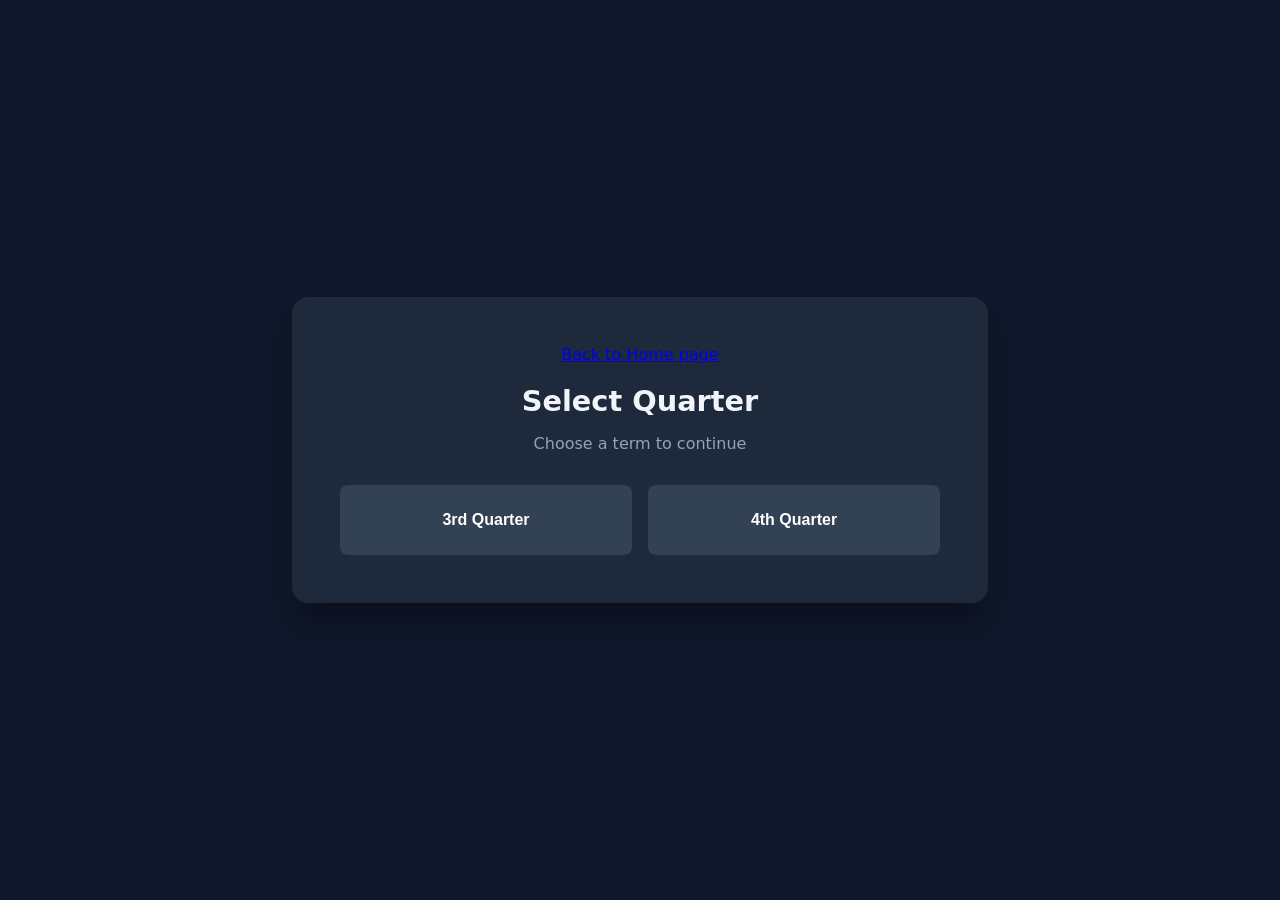
<file: index.html>
<!DOCTYPE html>
<html lang="en">
<head>
    <meta charset="UTF-8">
    <meta name="viewport" content="width=device-width, initial-scale=1.0">
    <title>Academic Portal</title>
    <link rel="stylesheet" href="style.css">
</head>
<body>

    <div class="container">
        <header>
        <div> <a href="index2.html">Back to Home page</a></div>
            <h1 id="menu-title">Select Quarter</h1>
            <p id="menu-subtitle">Choose a term to continue</p>
        </header>

        <div id="button-grid" class="grid">
            <button class="btn" onclick="showQuarter('3rd')">3rd Quarter</button>
            <button class="btn" onclick="showQuarter('4th')">4th Quarter</button>
        </div>

        <div id="back-container" class="hidden">
            <button class="btn-back" onclick="window.location.href='index.html'">← Change Quarter</button>
        </div>
    </div>

    <script>
        const grid = document.getElementById('button-grid');
        const title = document.getElementById('menu-title');
        const subtitle = document.getElementById('menu-subtitle');
        const backBtn = document.getElementById('back-container');

        function showQuarter(q) {
            title.innerText = q + " Quarter";
            subtitle.innerText = "Select a category";
            grid.innerHTML = ''; 
            backBtn.classList.remove('hidden');

            if (q === '4th') grid.classList.add('four-items');
            else grid.classList.remove('four-items');

            const options = q === '3rd' ? ['Events', 'Lessons'] : ['Lessons', 'Events', 'Noli', 'AP'];

            options.forEach(item => {
                const b = document.createElement('button');
                b.className = 'btn';
                b.innerText = item;

                b.onclick = () => {
                    if (item === 'Events') window.location.href = `events.html?q=${q}`;
                    else if (item === 'Lessons') window.location.href = `lessons.html?q=${q}`;
                    else if (item === 'AP') window.location.href = `ap.html?q=${q}`;
                    else if (item === 'Noli') window.location.href = `noli.html?q=${q}`;
                    else alert(item + " coming soon!");
                };
                grid.appendChild(b);
            });
        }

        window.onload = () => {
            const params = new URLSearchParams(window.location.search);
            const view = params.get('view');
            if (view) showQuarter(view);
        };
    </script>
</body>
</html>
</file>
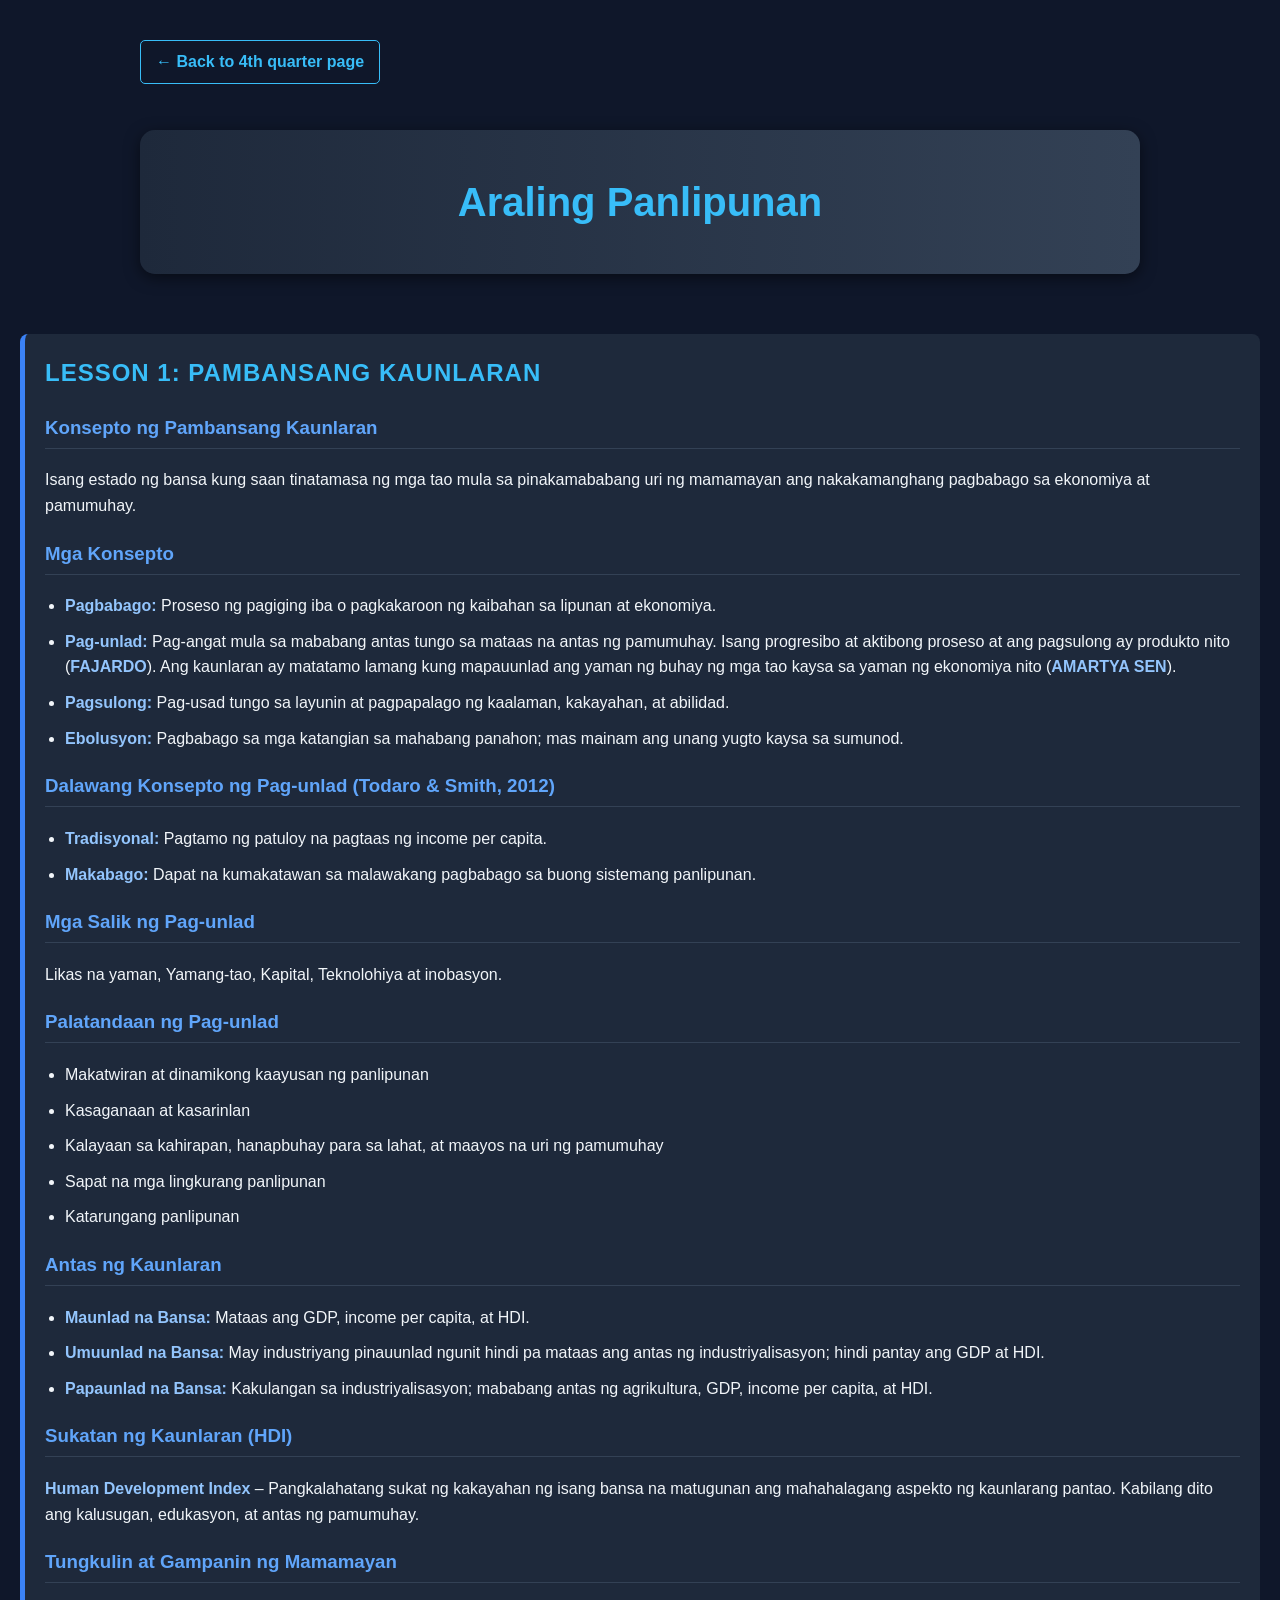
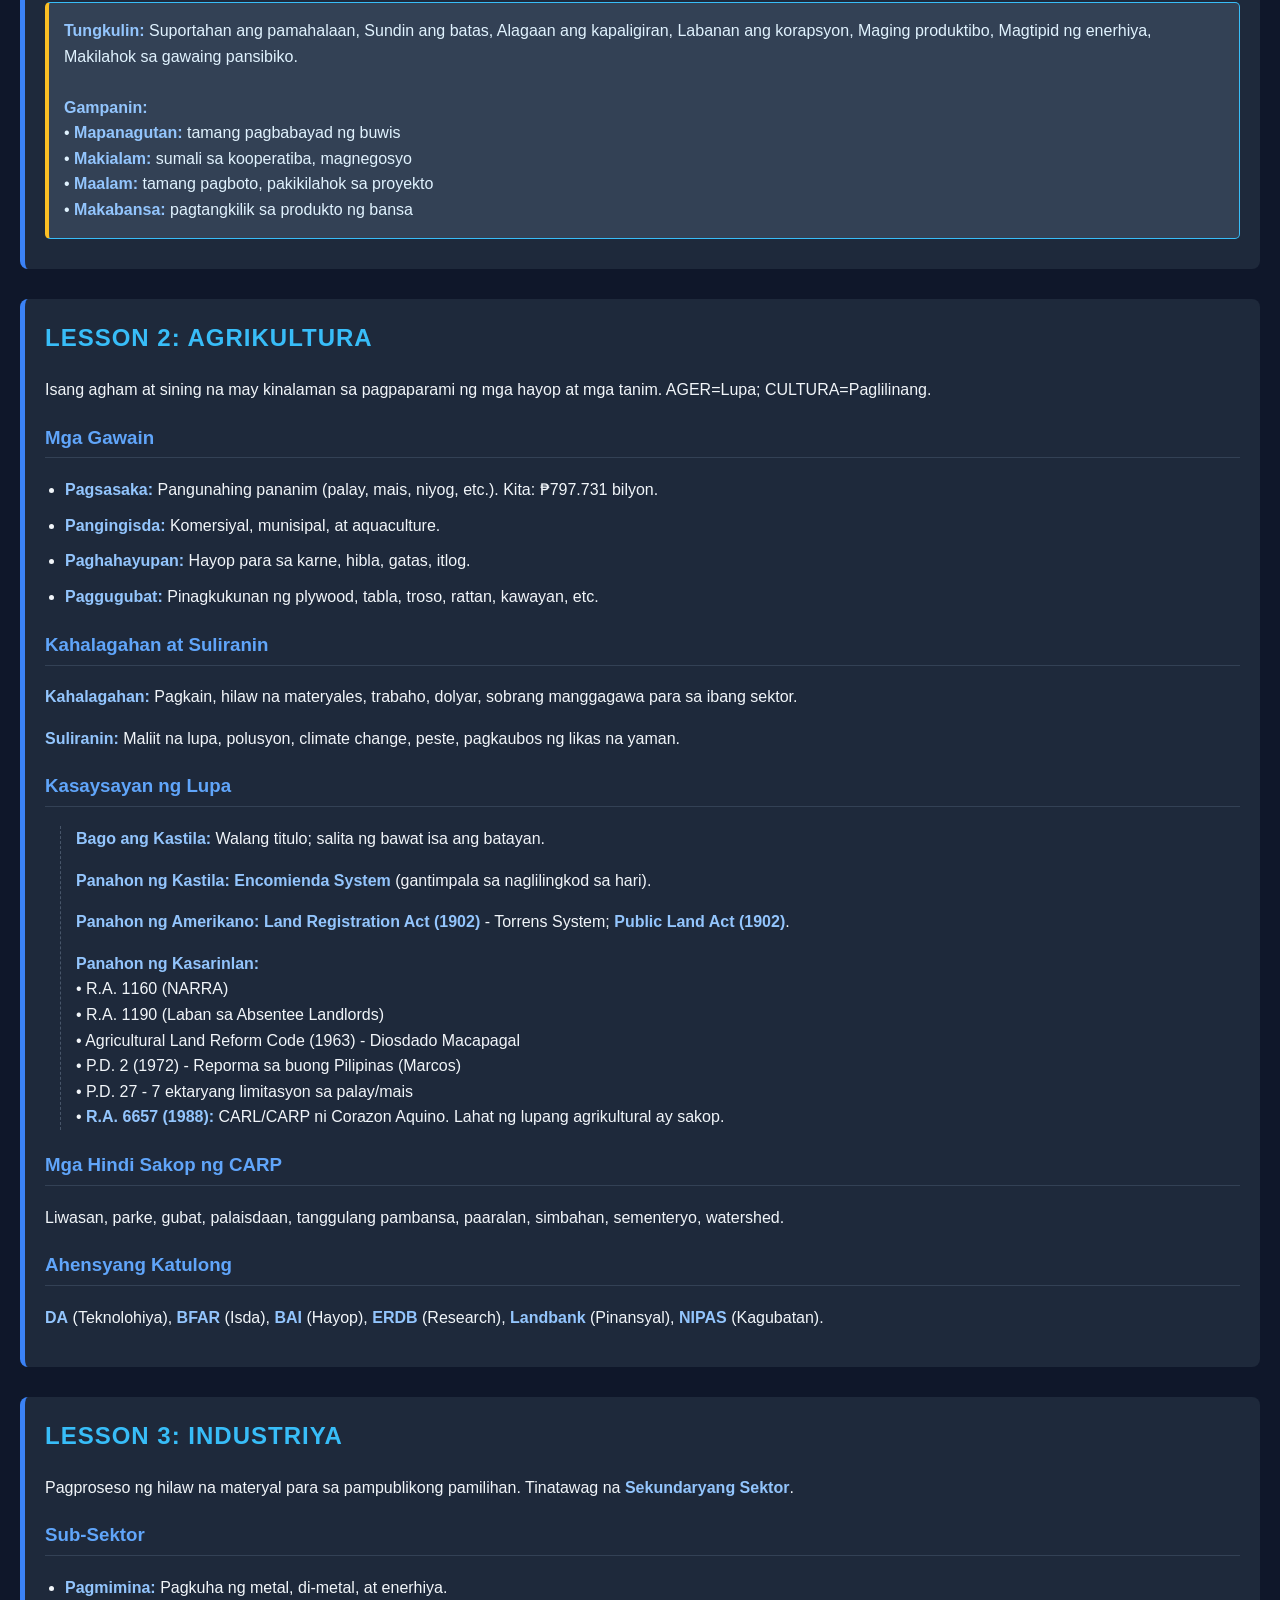
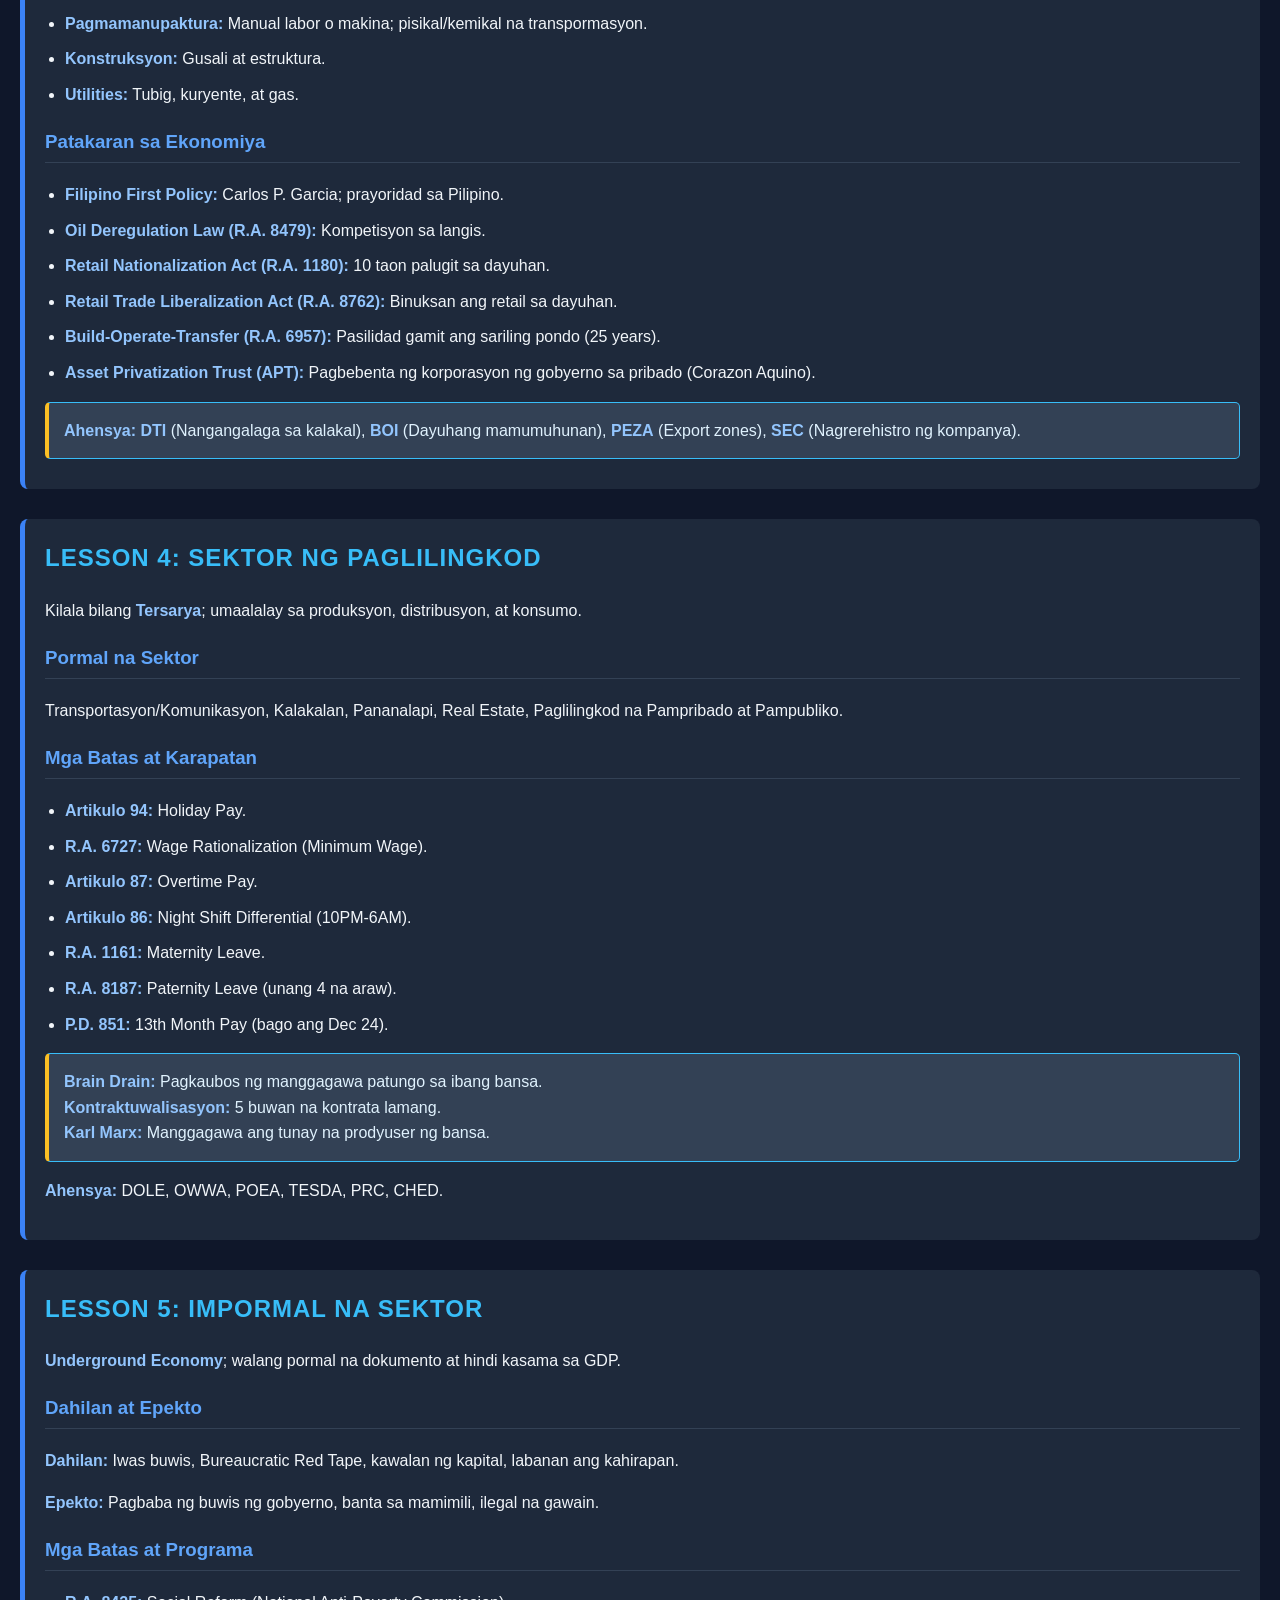
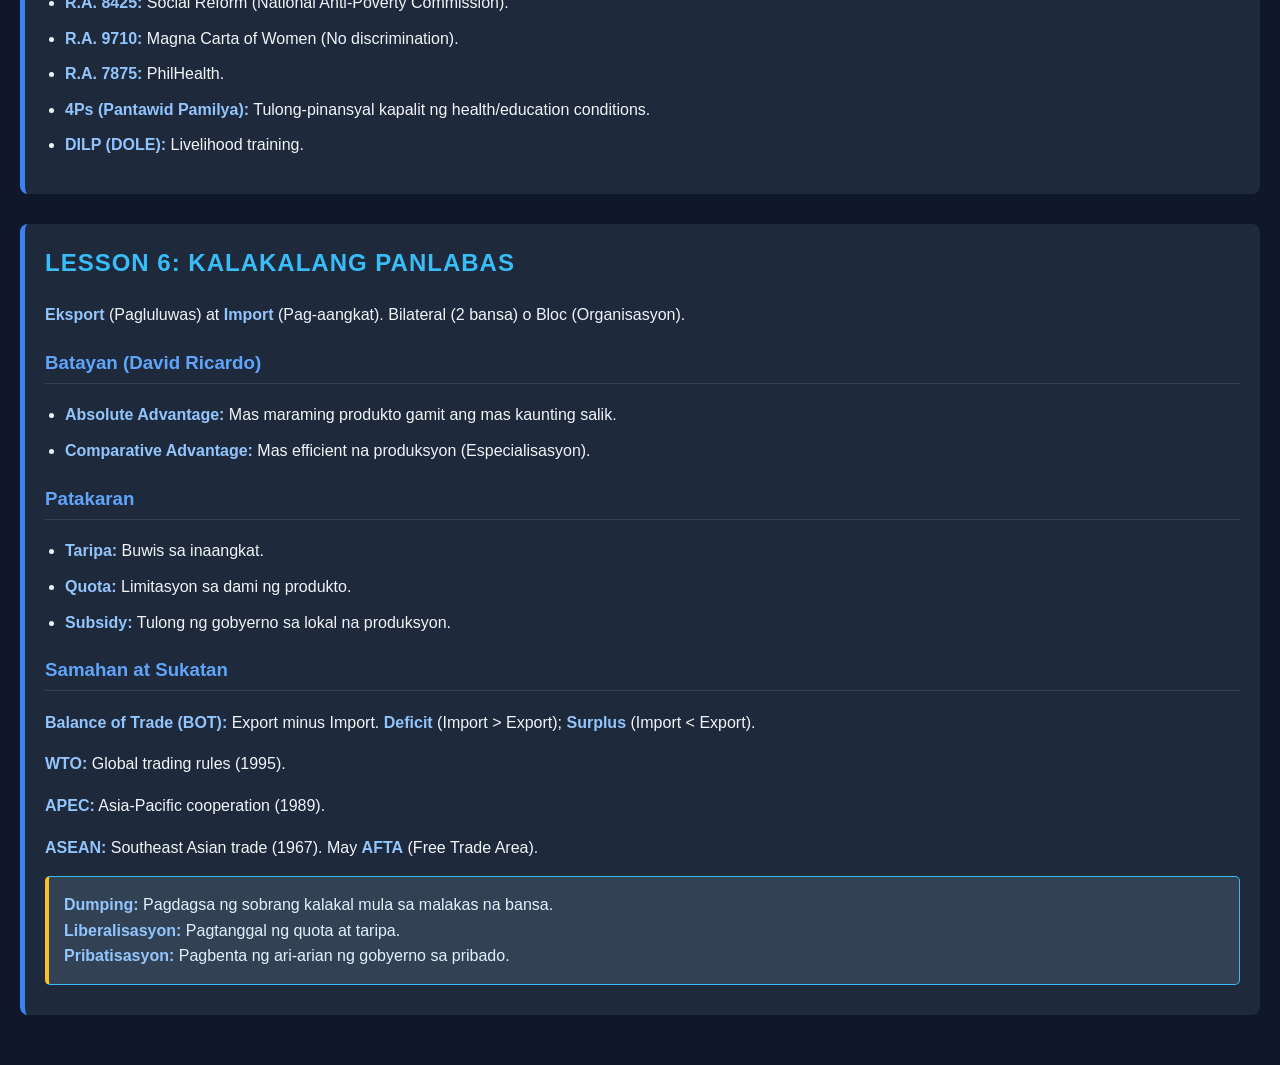
<file: ap.html>
<!DOCTYPE html>
<html lang="en">
<head>
    <meta charset="UTF-8">
    <meta name="viewport" content="width=device-width, initial-scale=1.0">
    <title>AP 4th Quarter - Full Reviewer</title>
    <link rel="stylesheet" href="styleap.css">
    <style>
        /* Ensuring the non-clickable style we discussed */
        .no-click {
            cursor: default !important;
            pointer-events: auto; /* Changed to auto so you can still highlight text to study */
            margin-bottom: 30px;
            border-left: 5px solid #3b82f6;
            padding: 20px;
            background: #1e293b;
            border-radius: 8px;
        }
        .lesson-content h3 { color: #60a5fa; margin-top: 20px; border-bottom: 1px solid #334155; padding-bottom: 5px; }
        .info-box { background: #334155; padding: 15px; border-radius: 5px; margin: 10px 0; border-left: 4px solid #fbbf24; }
        .sub-section { margin-left: 15px; border-left: 1px dashed #475569; padding-left: 15px; margin-bottom: 15px; }
        b { color: #93c5fd; }
    </style>
</head>
<body>

    <div class="container" style="max-width: 1000px; margin: 0 auto; padding: 20px;">
        <div id="nav-area" style="margin-bottom: 20px;">
            <a href="index.html?view=4th" class="back-link" style="text-decoration:none; color: #38bdf8; font-weight: bold;">← Back to 4th quarter page</a>
        </div>
        
        <h1 style="color: #38bdf8; text-align: center; font-size: 2.5rem; margin-bottom: 40px;">Araling Panlipunan</h1>
        </div>

        <div class="all-lessons">
            
            <div class="lesson-card no-click">
                <h2 class="lesson-title">Lesson 1: Pambansang Kaunlaran</h2>
                <div class="lesson-content">
                    <h3>Konsepto ng Pambansang Kaunlaran</h3>
                    <p>Isang estado ng bansa kung saan tinatamasa ng mga tao mula sa pinakamababang uri ng mamamayan ang nakakamanghang pagbabago sa ekonomiya at pamumuhay.</p>
                    
                    <h3>Mga Konsepto</h3>
                    <ul>
                        <li><b>Pagbabago:</b> Proseso ng pagiging iba o pagkakaroon ng kaibahan sa lipunan at ekonomiya.</li>
                        <li><b>Pag-unlad:</b> Pag-angat mula sa mababang antas tungo sa mataas na antas ng pamumuhay. Isang progresibo at aktibong proseso at ang pagsulong ay produkto nito (<b>FAJARDO</b>). Ang kaunlaran ay matatamo lamang kung mapauunlad ang yaman ng buhay ng mga tao kaysa sa yaman ng ekonomiya nito (<b>AMARTYA SEN</b>).</li>
                        <li><b>Pagsulong:</b> Pag-usad tungo sa layunin at pagpapalago ng kaalaman, kakayahan, at abilidad.</li>
                        <li><b>Ebolusyon:</b> Pagbabago sa mga katangian sa mahabang panahon; mas mainam ang unang yugto kaysa sa sumunod.</li>
                    </ul>

                    <h3>Dalawang Konsepto ng Pag-unlad (Todaro & Smith, 2012)</h3>
                    <ul>
                        <li><b>Tradisyonal:</b> Pagtamo ng patuloy na pagtaas ng income per capita.</li>
                        <li><b>Makabago:</b> Dapat na kumakatawan sa malawakang pagbabago sa buong sistemang panlipunan.</li>
                    </ul>

                    <h3>Mga Salik ng Pag-unlad</h3>
                    <p>Likas na yaman, Yamang-tao, Kapital, Teknolohiya at inobasyon.</p>

                    <h3>Palatandaan ng Pag-unlad</h3>
                    <ul>
                        <li>Makatwiran at dinamikong kaayusan ng panlipunan</li>
                        <li>Kasaganaan at kasarinlan</li>
                        <li>Kalayaan sa kahirapan, hanapbuhay para sa lahat, at maayos na uri ng pamumuhay</li>
                        <li>Sapat na mga lingkurang panlipunan</li>
                        <li>Katarungang panlipunan</li>
                    </ul>

                    <h3>Antas ng Kaunlaran</h3>
                    <ul>
                        <li><b>Maunlad na Bansa:</b> Mataas ang GDP, income per capita, at HDI.</li>
                        <li><b>Umuunlad na Bansa:</b> May industriyang pinauunlad ngunit hindi pa mataas ang antas ng industriyalisasyon; hindi pantay ang GDP at HDI.</li>
                        <li><b>Papaunlad na Bansa:</b> Kakulangan sa industriyalisasyon; mababang antas ng agrikultura, GDP, income per capita, at HDI.</li>
                    </ul>

                    <h3>Sukatan ng Kaunlaran (HDI)</h3>
                    <p><b>Human Development Index</b> – Pangkalahatang sukat ng kakayahan ng isang bansa na matugunan ang mahahalagang aspekto ng kaunlarang pantao. Kabilang dito ang kalusugan, edukasyon, at antas ng pamumuhay.</p>

                    <h3>Tungkulin at Gampanin ng Mamamayan</h3>
                    <div class="info-box">
                        <b>Tungkulin:</b> Suportahan ang pamahalaan, Sundin ang batas, Alagaan ang kapaligiran, Labanan ang korapsyon, Maging produktibo, Magtipid ng enerhiya, Makilahok sa gawaing pansibiko. <br><br>
                        <b>Gampanin:</b> <br>
                        • <b>Mapanagutan:</b> tamang pagbabayad ng buwis <br>
                        • <b>Makialam:</b> sumali sa kooperatiba, magnegosyo <br>
                        • <b>Maalam:</b> tamang pagboto, pakikilahok sa proyekto <br>
                        • <b>Makabansa:</b> pagtangkilik sa produkto ng bansa
                    </div>
                </div>
            </div>

            <div class="lesson-card no-click">
                <h2 class="lesson-title">Lesson 2: Agrikultura</h2>
                <div class="lesson-content">
                    <p>Isang agham at sining na may kinalaman sa pagpaparami ng mga hayop at mga tanim. AGER=Lupa; CULTURA=Paglilinang.</p>
                    
                    <h3>Mga Gawain</h3>
                    <ul>
                        <li><b>Pagsasaka:</b> Pangunahing pananim (palay, mais, niyog, etc.). Kita: ₱797.731 bilyon.</li>
                        <li><b>Pangingisda:</b> Komersiyal, munisipal, at aquaculture.</li>
                        <li><b>Paghahayupan:</b> Hayop para sa karne, hibla, gatas, itlog.</li>
                        <li><b>Paggugubat:</b> Pinagkukunan ng plywood, tabla, troso, rattan, kawayan, etc.</li>
                    </ul>

                    <h3>Kahalagahan at Suliranin</h3>
                    <p><b>Kahalagahan:</b> Pagkain, hilaw na materyales, trabaho, dolyar, sobrang manggagawa para sa ibang sektor.</p>
                    <p><b>Suliranin:</b> Maliit na lupa, polusyon, climate change, peste, pagkaubos ng likas na yaman.</p>

                    <h3>Kasaysayan ng Lupa</h3>
                    <div class="sub-section">
                        <p><b>Bago ang Kastila:</b> Walang titulo; salita ng bawat isa ang batayan.</p>
                        <p><b>Panahon ng Kastila:</b> <b>Encomienda System</b> (gantimpala sa naglilingkod sa hari).</p>
                        <p><b>Panahon ng Amerikano:</b> <b>Land Registration Act (1902)</b> - Torrens System; <b>Public Land Act (1902)</b>.</p>
                        <p><b>Panahon ng Kasarinlan:</b> <br>
                        • R.A. 1160 (NARRA) <br>
                        • R.A. 1190 (Laban sa Absentee Landlords) <br>
                        • Agricultural Land Reform Code (1963) - Diosdado Macapagal <br>
                        • P.D. 2 (1972) - Reporma sa buong Pilipinas (Marcos) <br>
                        • P.D. 27 - 7 ektaryang limitasyon sa palay/mais <br>
                        • <b>R.A. 6657 (1988):</b> CARL/CARP ni Corazon Aquino. Lahat ng lupang agrikultural ay sakop.</p>
                    </div>

                    <h3>Mga Hindi Sakop ng CARP</h3>
                    <p>Liwasan, parke, gubat, palaisdaan, tanggulang pambansa, paaralan, simbahan, sementeryo, watershed.</p>

                    <h3>Ahensyang Katulong</h3>
                    <p><b>DA</b> (Teknolohiya), <b>BFAR</b> (Isda), <b>BAI</b> (Hayop), <b>ERDB</b> (Research), <b>Landbank</b> (Pinansyal), <b>NIPAS</b> (Kagubatan).</p>
                </div>
            </div>

            <div class="lesson-card no-click">
                <h2 class="lesson-title">Lesson 3: Industriya</h2>
                <div class="lesson-content">
                    <p>Pagproseso ng hilaw na materyal para sa pampublikong pamilihan. Tinatawag na <b>Sekundaryang Sektor</b>.</p>
                    
                    <h3>Sub-Sektor</h3>
                    <ul>
                        <li><b>Pagmimina:</b> Pagkuha ng metal, di-metal, at enerhiya.</li>
                        <li><b>Pagmamanupaktura:</b> Manual labor o makina; pisikal/kemikal na transpormasyon.</li>
                        <li><b>Konstruksyon:</b> Gusali at estruktura.</li>
                        <li><b>Utilities:</b> Tubig, kuryente, at gas.</li>
                    </ul>

                    <h3>Patakaran sa Ekonomiya</h3>
                    <ul>
                        <li><b>Filipino First Policy:</b> Carlos P. Garcia; prayoridad sa Pilipino.</li>
                        <li><b>Oil Deregulation Law (R.A. 8479):</b> Kompetisyon sa langis.</li>
                        <li><b>Retail Nationalization Act (R.A. 1180):</b> 10 taon palugit sa dayuhan.</li>
                        <li><b>Retail Trade Liberalization Act (R.A. 8762):</b> Binuksan ang retail sa dayuhan.</li>
                        <li><b>Build-Operate-Transfer (R.A. 6957):</b> Pasilidad gamit ang sariling pondo (25 years).</li>
                        <li><b>Asset Privatization Trust (APT):</b> Pagbebenta ng korporasyon ng gobyerno sa pribado (Corazon Aquino).</li>
                    </ul>

                    <div class="info-box">
                        <b>Ahensya:</b> <b>DTI</b> (Nangangalaga sa kalakal), <b>BOI</b> (Dayuhang mamumuhunan), <b>PEZA</b> (Export zones), <b>SEC</b> (Nagrerehistro ng kompanya).
                    </div>
                </div>
            </div>

            <div class="lesson-card no-click">
                <h2 class="lesson-title">Lesson 4: Sektor ng Paglilingkod</h2>
                <div class="lesson-content">
                    <p>Kilala bilang <b>Tersarya</b>; umaalalay sa produksyon, distribusyon, at konsumo.</p>
                    
                    <h3>Pormal na Sektor</h3>
                    <p>Transportasyon/Komunikasyon, Kalakalan, Pananalapi, Real Estate, Paglilingkod na Pampribado at Pampubliko.</p>

                    <h3>Mga Batas at Karapatan</h3>
                    <ul>
                        <li><b>Artikulo 94:</b> Holiday Pay.</li>
                        <li><b>R.A. 6727:</b> Wage Rationalization (Minimum Wage).</li>
                        <li><b>Artikulo 87:</b> Overtime Pay.</li>
                        <li><b>Artikulo 86:</b> Night Shift Differential (10PM-6AM).</li>
                        <li><b>R.A. 1161:</b> Maternity Leave.</li>
                        <li><b>R.A. 8187:</b> Paternity Leave (unang 4 na araw).</li>
                        <li><b>P.D. 851:</b> 13th Month Pay (bago ang Dec 24).</li>
                    </ul>

                    <div class="info-box">
                        <b>Brain Drain:</b> Pagkaubos ng manggagawa patungo sa ibang bansa. <br>
                        <b>Kontraktuwalisasyon:</b> 5 buwan na kontrata lamang. <br>
                        <b>Karl Marx:</b> Manggagawa ang tunay na prodyuser ng bansa.
                    </div>

                    <p><b>Ahensya:</b> DOLE, OWWA, POEA, TESDA, PRC, CHED.</p>
                </div>
            </div>

            <div class="lesson-card no-click">
                <h2 class="lesson-title">Lesson 5: Impormal na Sektor</h2>
                <div class="lesson-content">
                    <p><b>Underground Economy</b>; walang pormal na dokumento at hindi kasama sa GDP.</p>
                    
                    <h3>Dahilan at Epekto</h3>
                    <p><b>Dahilan:</b> Iwas buwis, Bureaucratic Red Tape, kawalan ng kapital, labanan ang kahirapan.</p>
                    <p><b>Epekto:</b> Pagbaba ng buwis ng gobyerno, banta sa mamimili, ilegal na gawain.</p>

                    <h3>Mga Batas at Programa</h3>
                    <ul>
                        <li><b>R.A. 8425:</b> Social Reform (National Anti-Poverty Commission).</li>
                        <li><b>R.A. 9710:</b> Magna Carta of Women (No discrimination).</li>
                        <li><b>R.A. 7875:</b> PhilHealth.</li>
                        <li><b>4Ps (Pantawid Pamilya):</b> Tulong-pinansyal kapalit ng health/education conditions.</li>
                        <li><b>DILP (DOLE):</b> Livelihood training.</li>
                    </ul>
                </div>
            </div>

            <div class="lesson-card no-click">
                <h2 class="lesson-title">Lesson 6: Kalakalang Panlabas</h2>
                <div class="lesson-content">
                    <p><b>Eksport</b> (Pagluluwas) at <b>Import</b> (Pag-aangkat). Bilateral (2 bansa) o Bloc (Organisasyon).</p>
                    
                    <h3>Batayan (David Ricardo)</h3>
                    <ul>
                        <li><b>Absolute Advantage:</b> Mas maraming produkto gamit ang mas kaunting salik.</li>
                        <li><b>Comparative Advantage:</b> Mas efficient na produksyon (Especialisasyon).</li>
                    </ul>

                    <h3>Patakaran</h3>
                    <ul>
                        <li><b>Taripa:</b> Buwis sa inaangkat.</li>
                        <li><b>Quota:</b> Limitasyon sa dami ng produkto.</li>
                        <li><b>Subsidy:</b> Tulong ng gobyerno sa lokal na produksyon.</li>
                    </ul>

                    <h3>Samahan at Sukatan</h3>
                    <p><b>Balance of Trade (BOT):</b> Export minus Import. <b>Deficit</b> (Import > Export); <b>Surplus</b> (Import < Export).</p>
                    <p><b>WTO:</b> Global trading rules (1995).</p>
                    <p><b>APEC:</b> Asia-Pacific cooperation (1989).</p>
                    <p><b>ASEAN:</b> Southeast Asian trade (1967). May <b>AFTA</b> (Free Trade Area).</p>

                    <div class="info-box">
                        <b>Dumping:</b> Pagdagsa ng sobrang kalakal mula sa malakas na bansa. <br>
                        <b>Liberalisasyon:</b> Pagtanggal ng quota at taripa. <br>
                        <b>Pribatisasyon:</b> Pagbenta ng ari-arian ng gobyerno sa pribado.
                    </div>
                </div>
            </div>

        </div>
    </div>

</body>
</html>
</file>
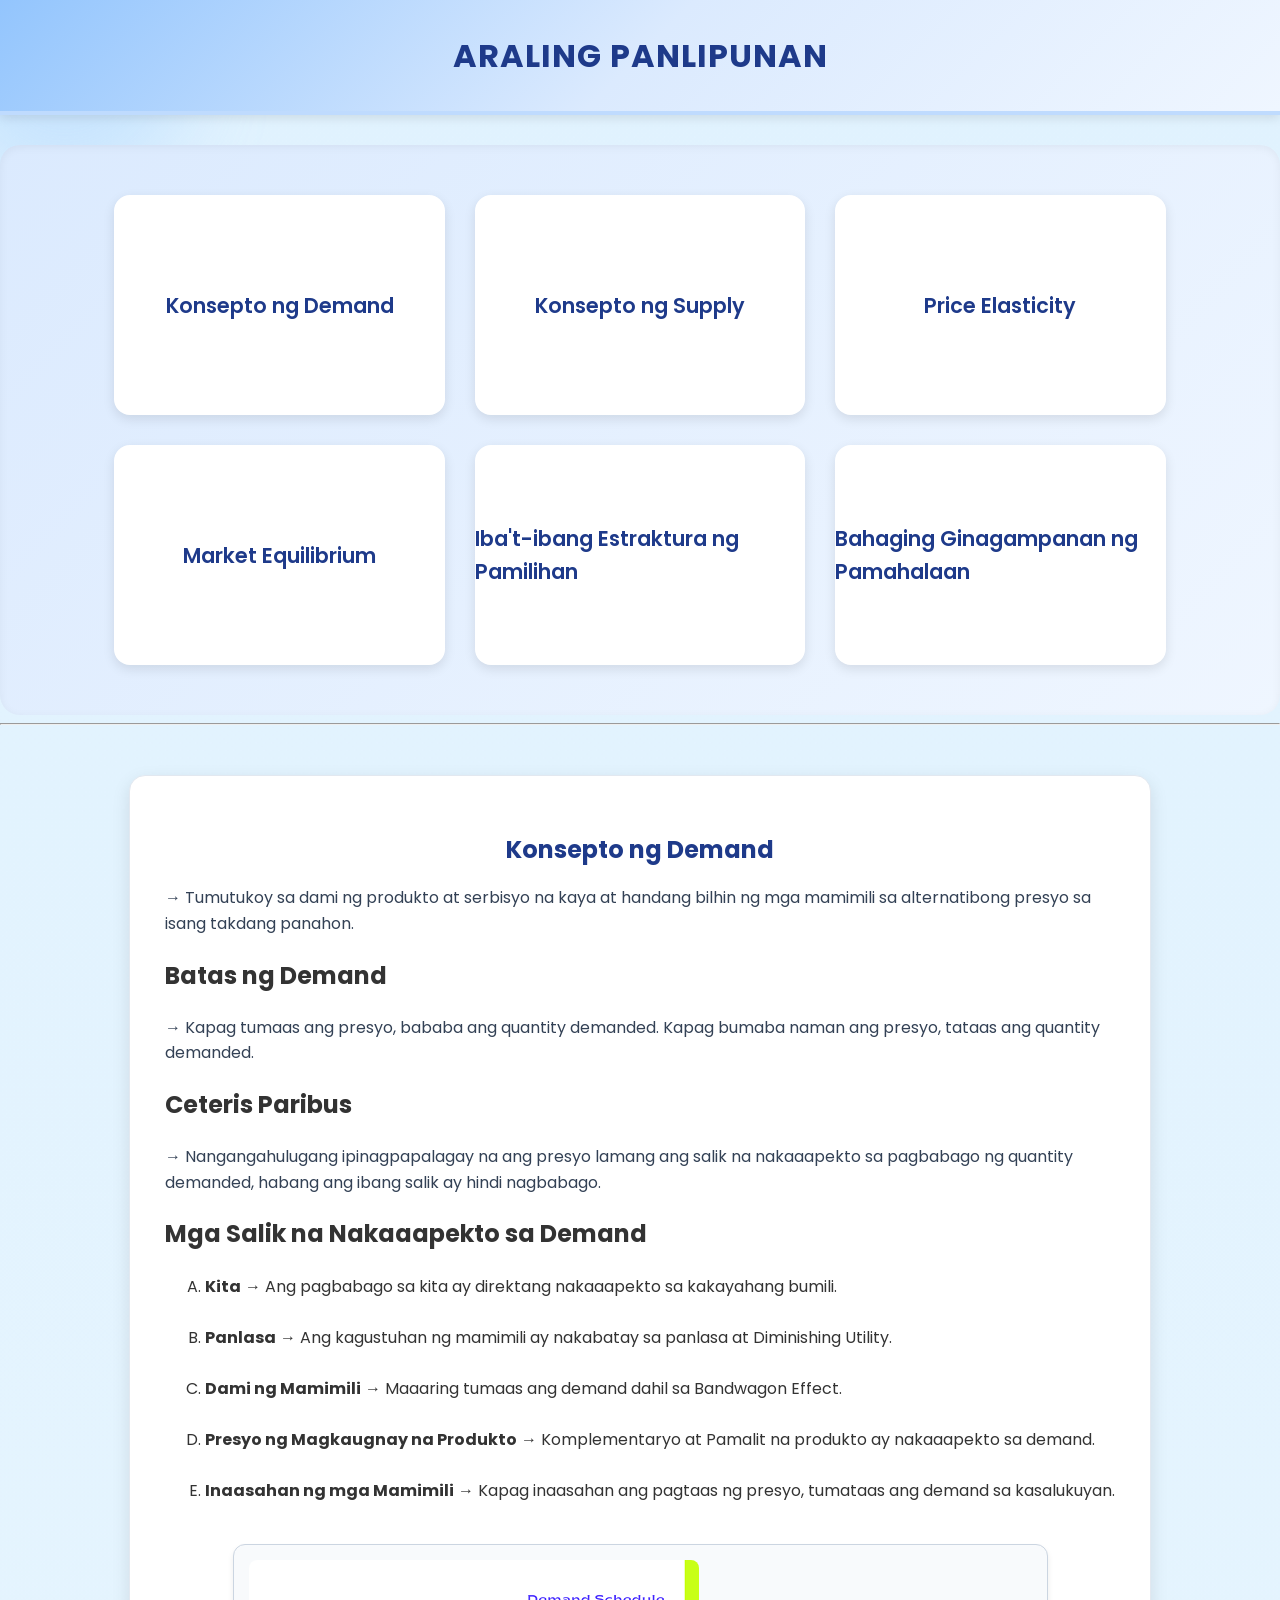
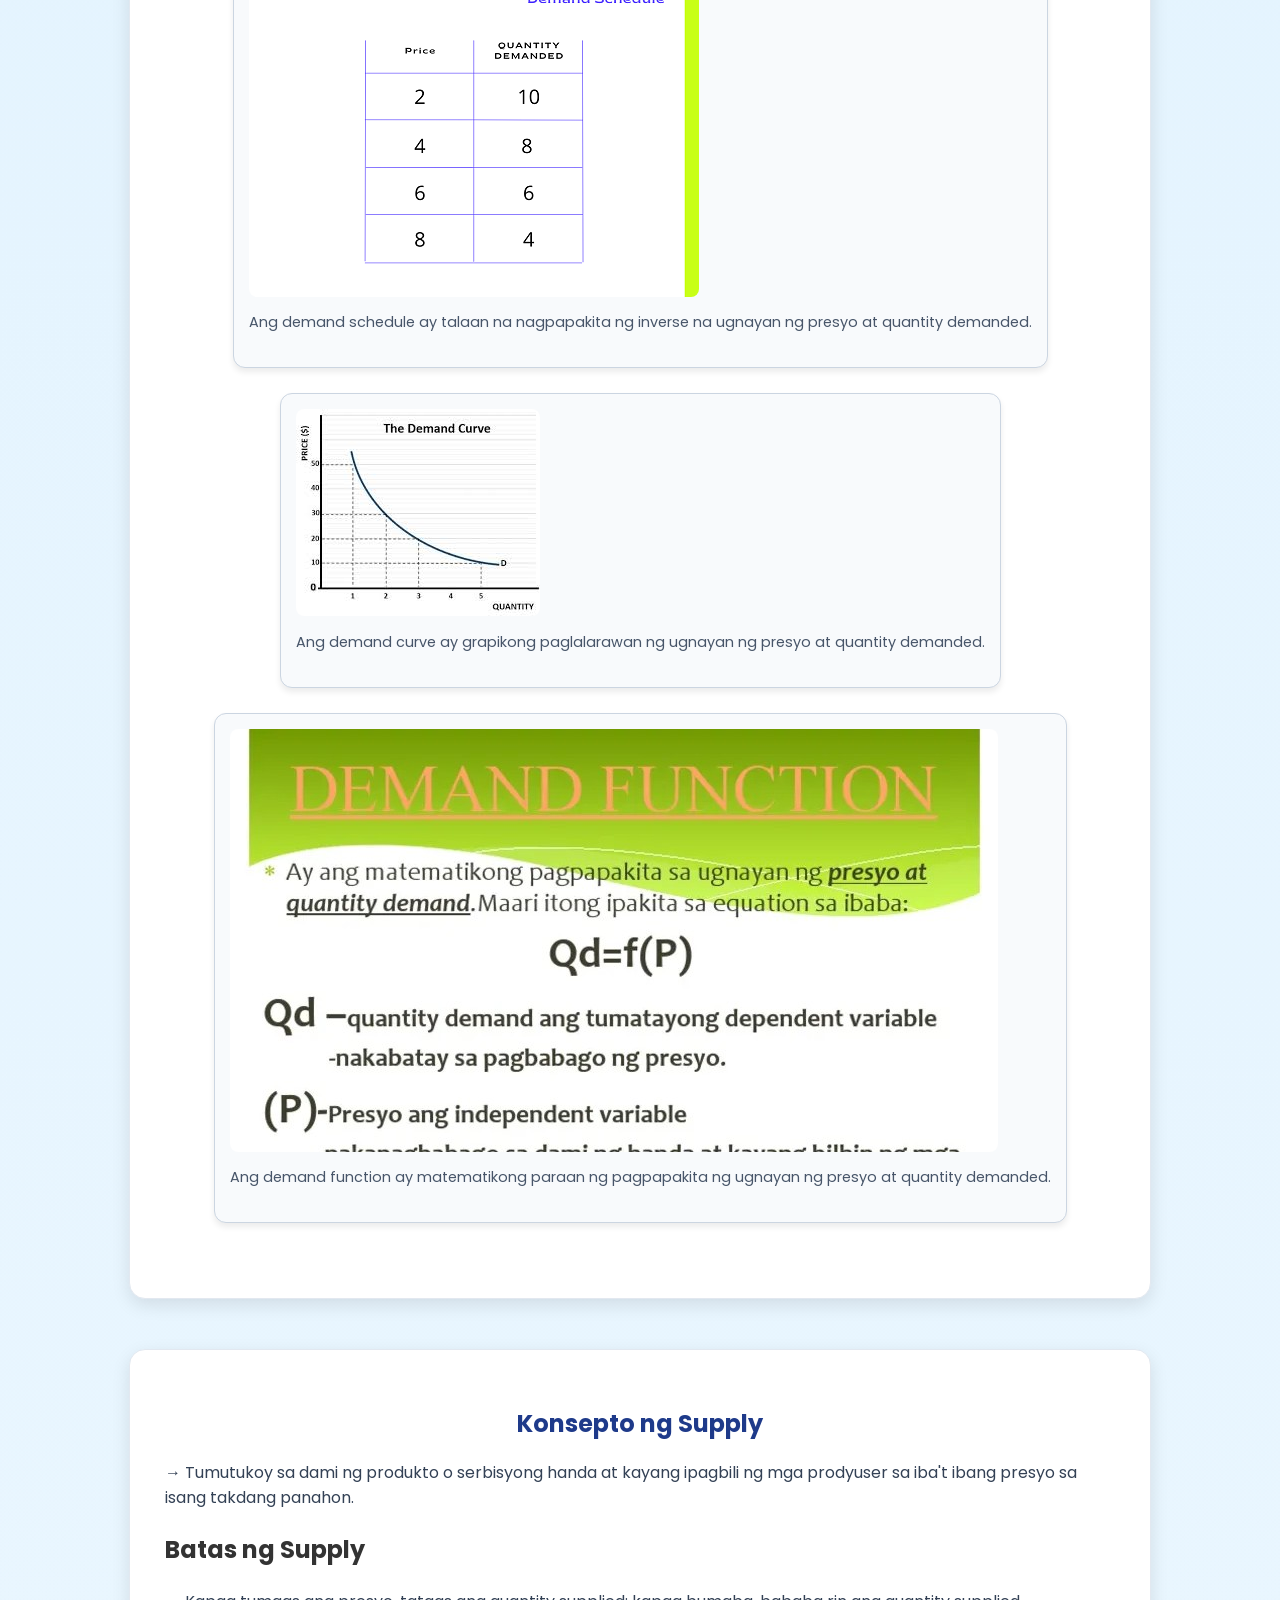
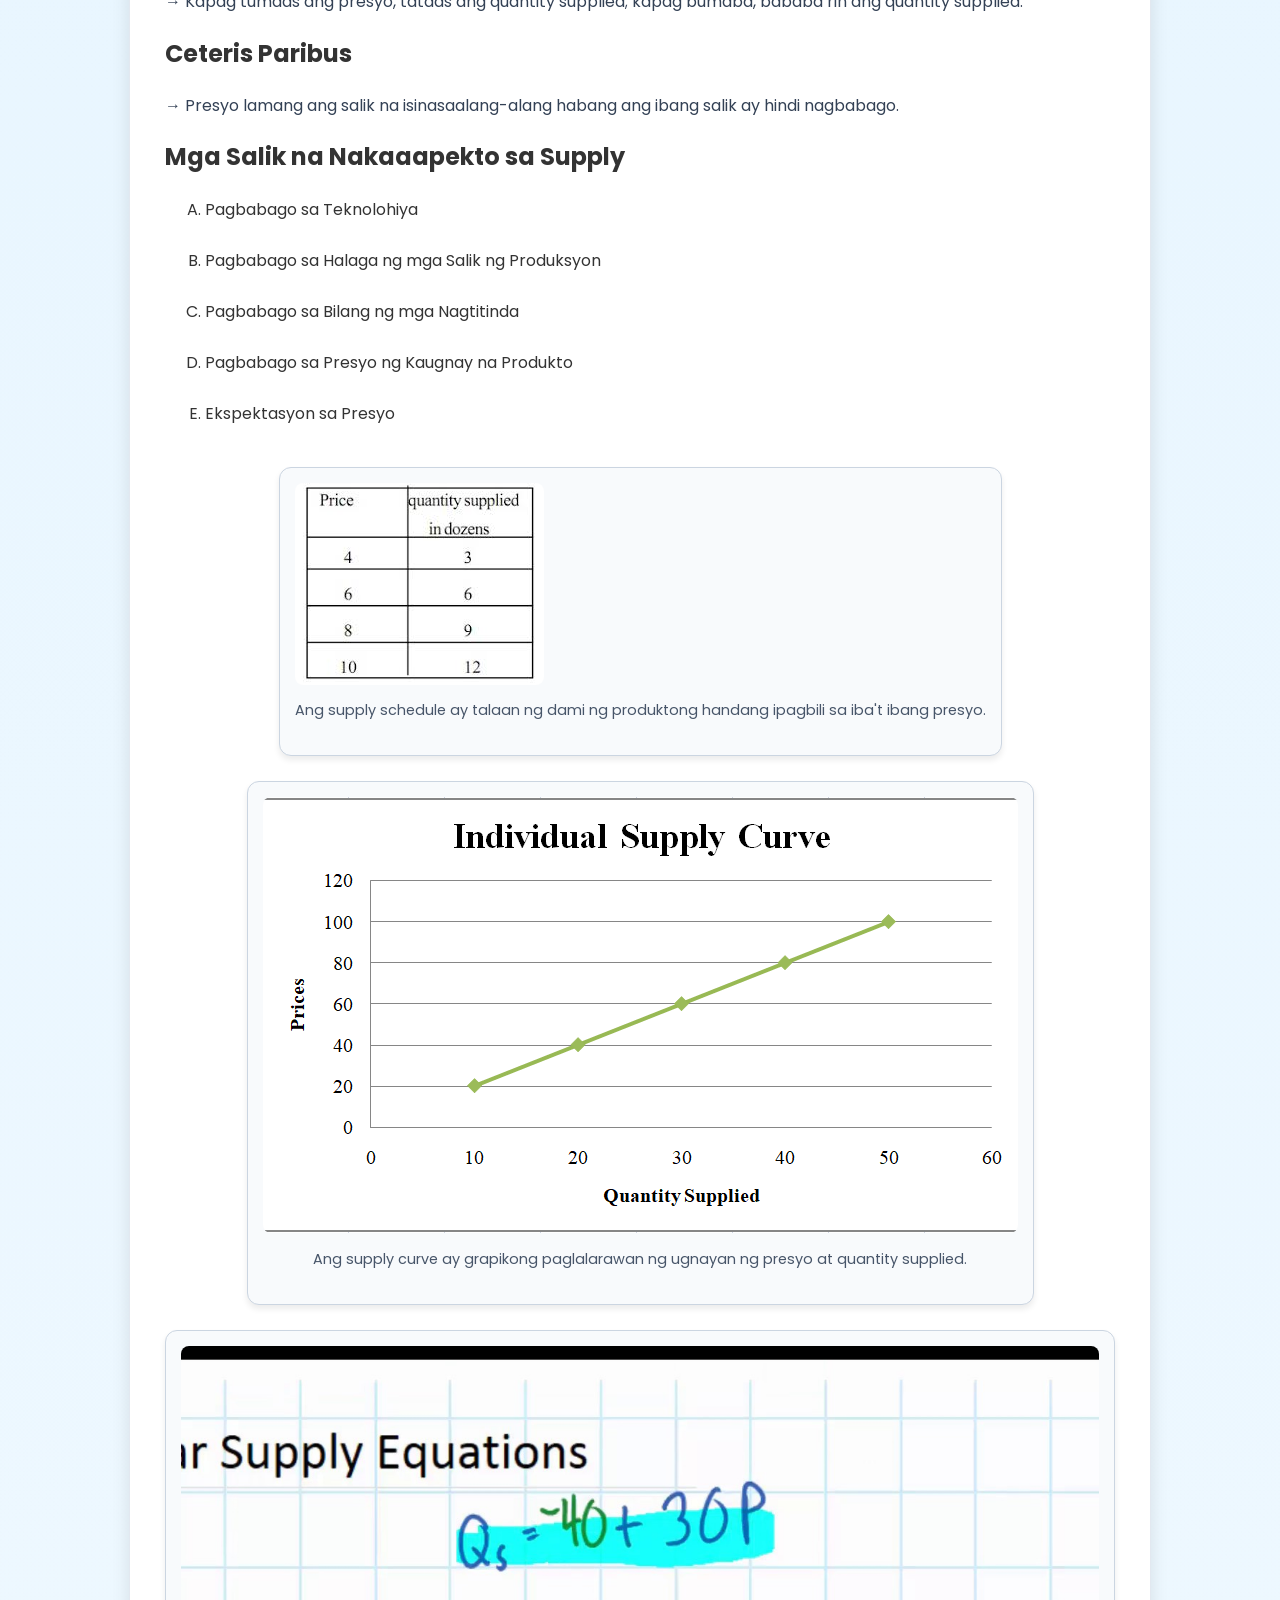
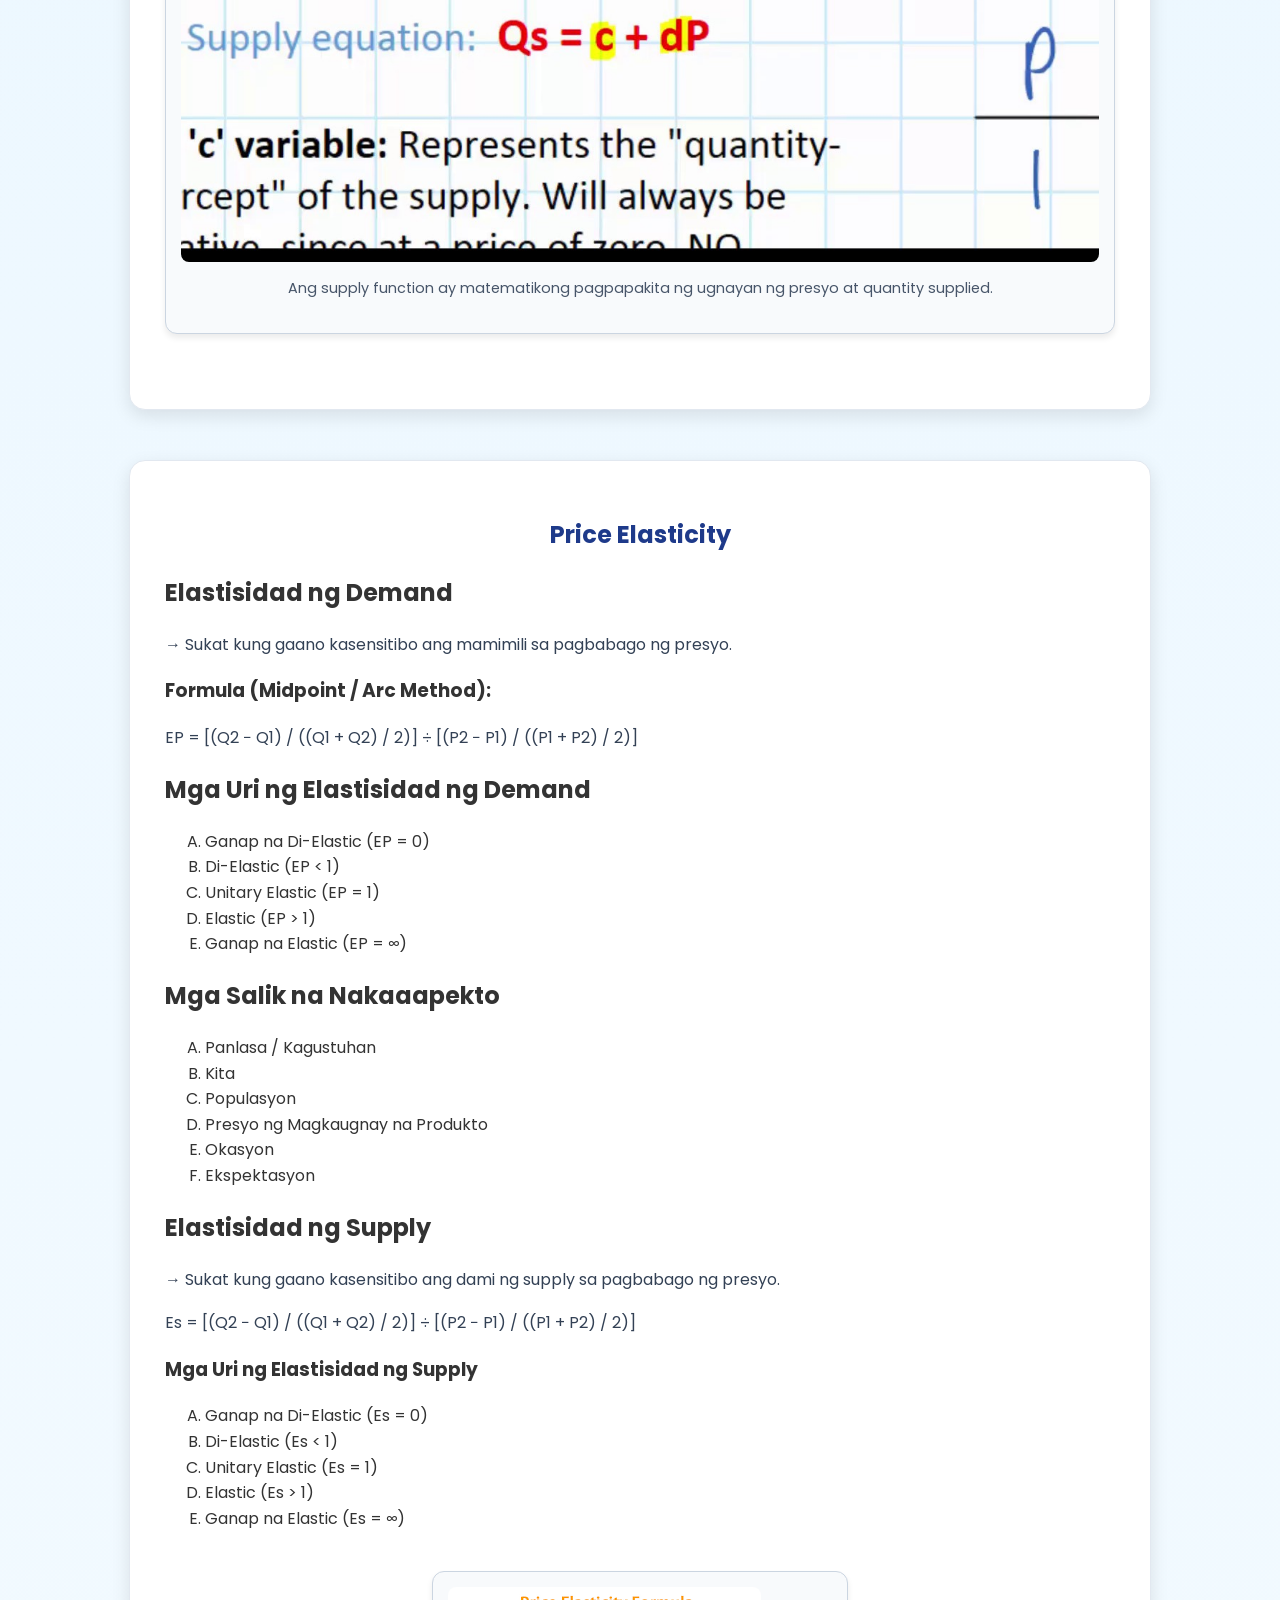
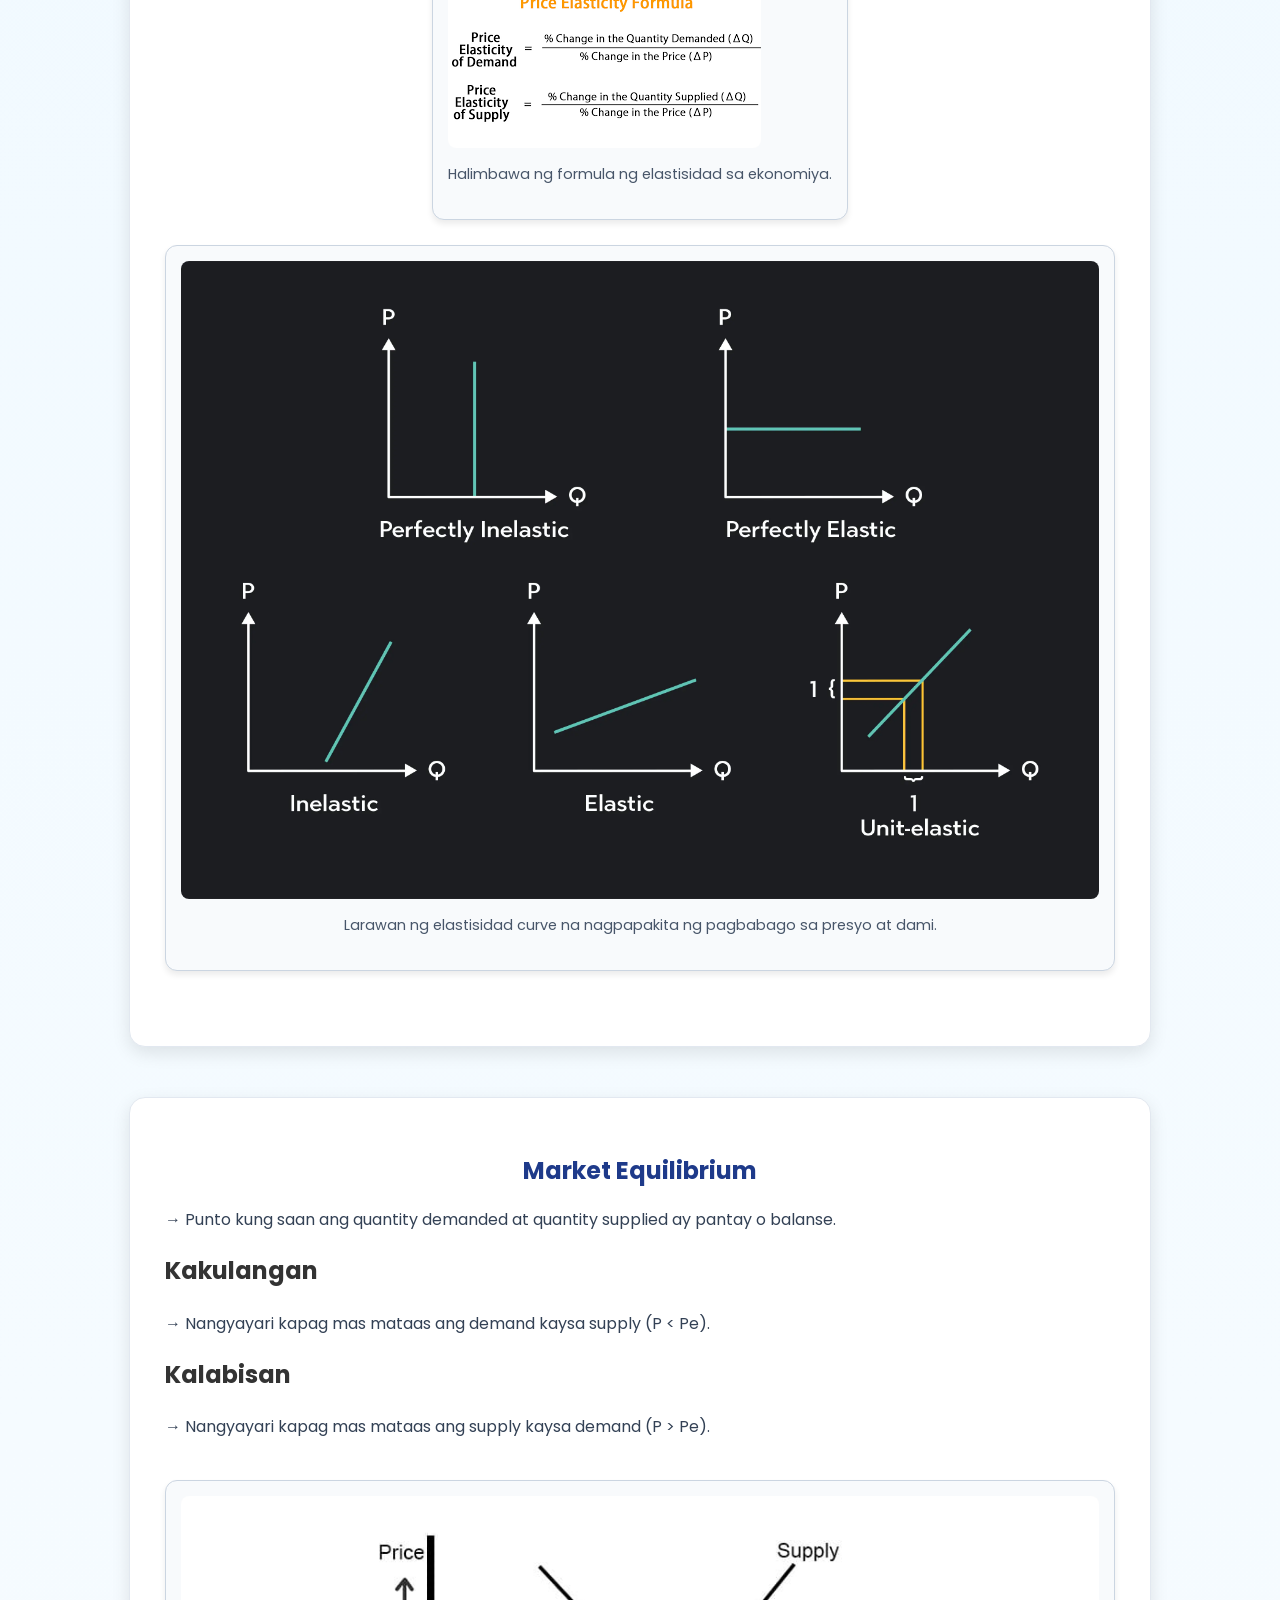
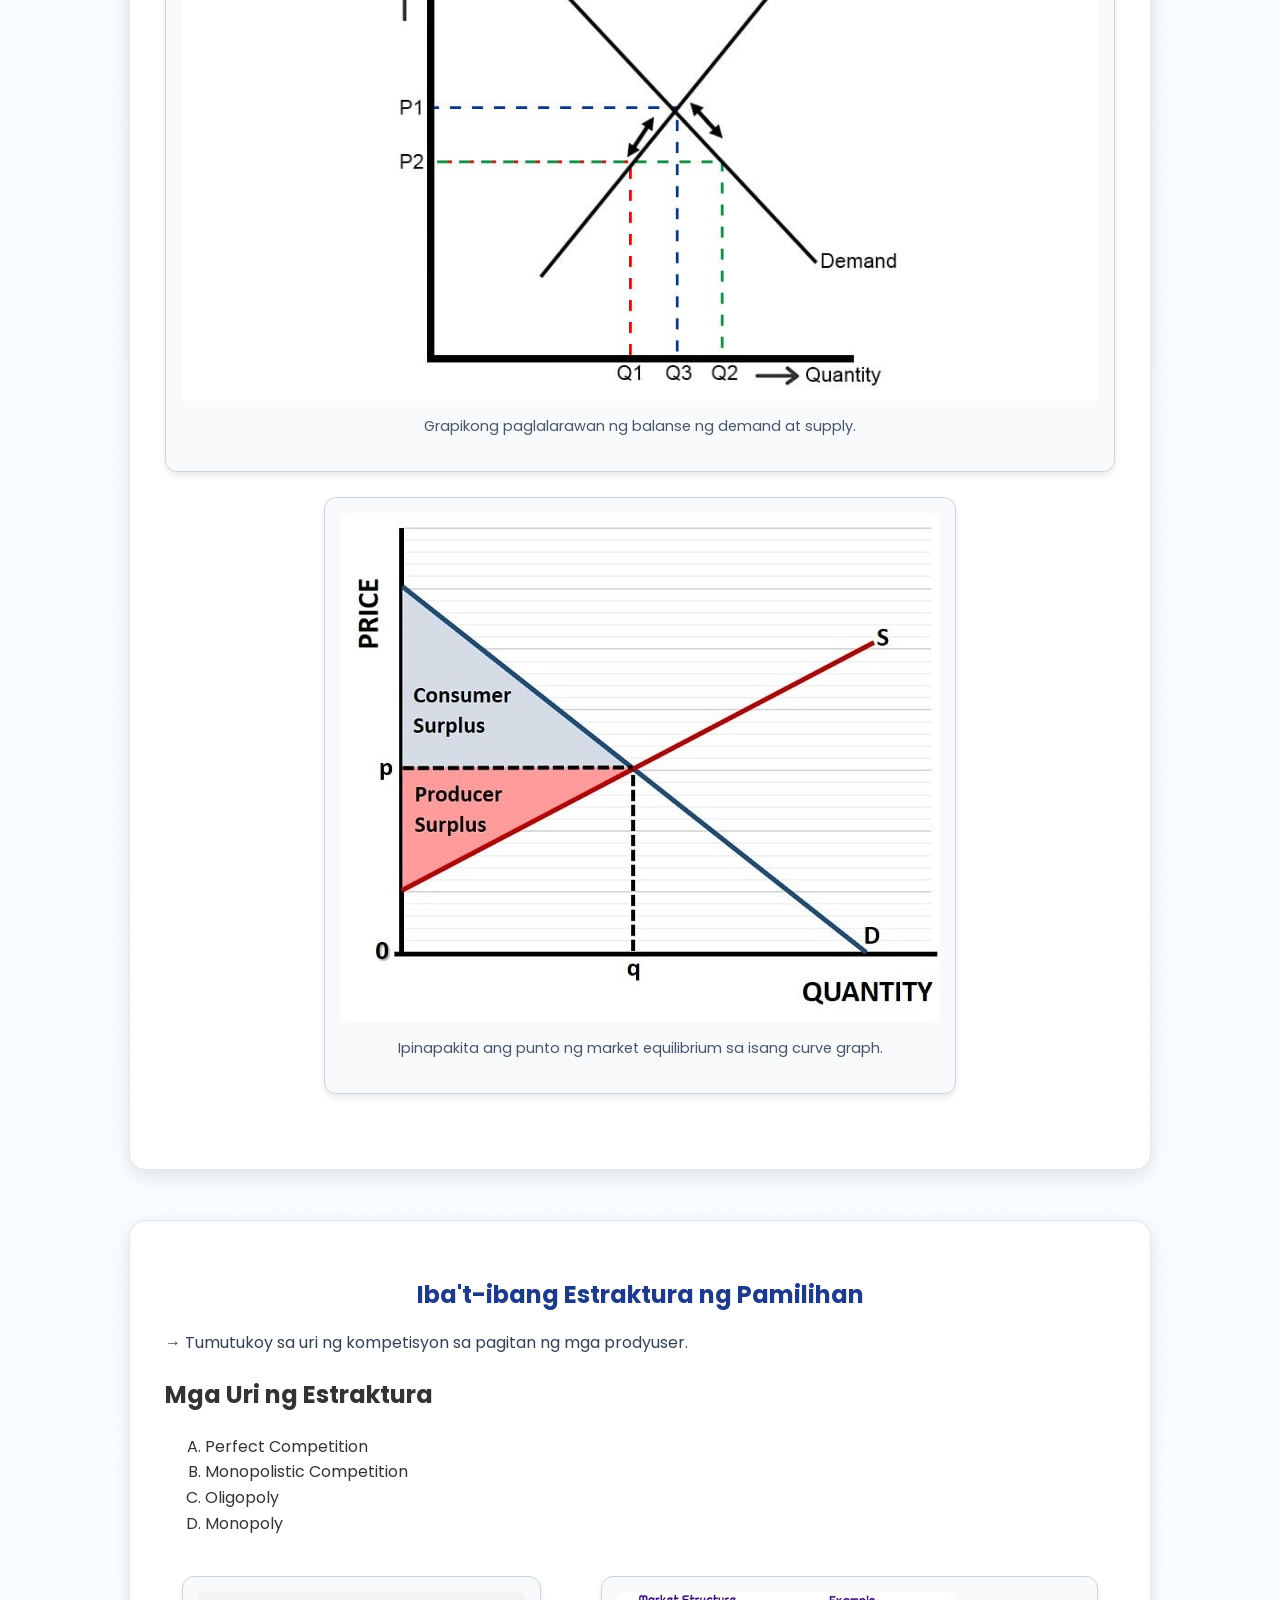
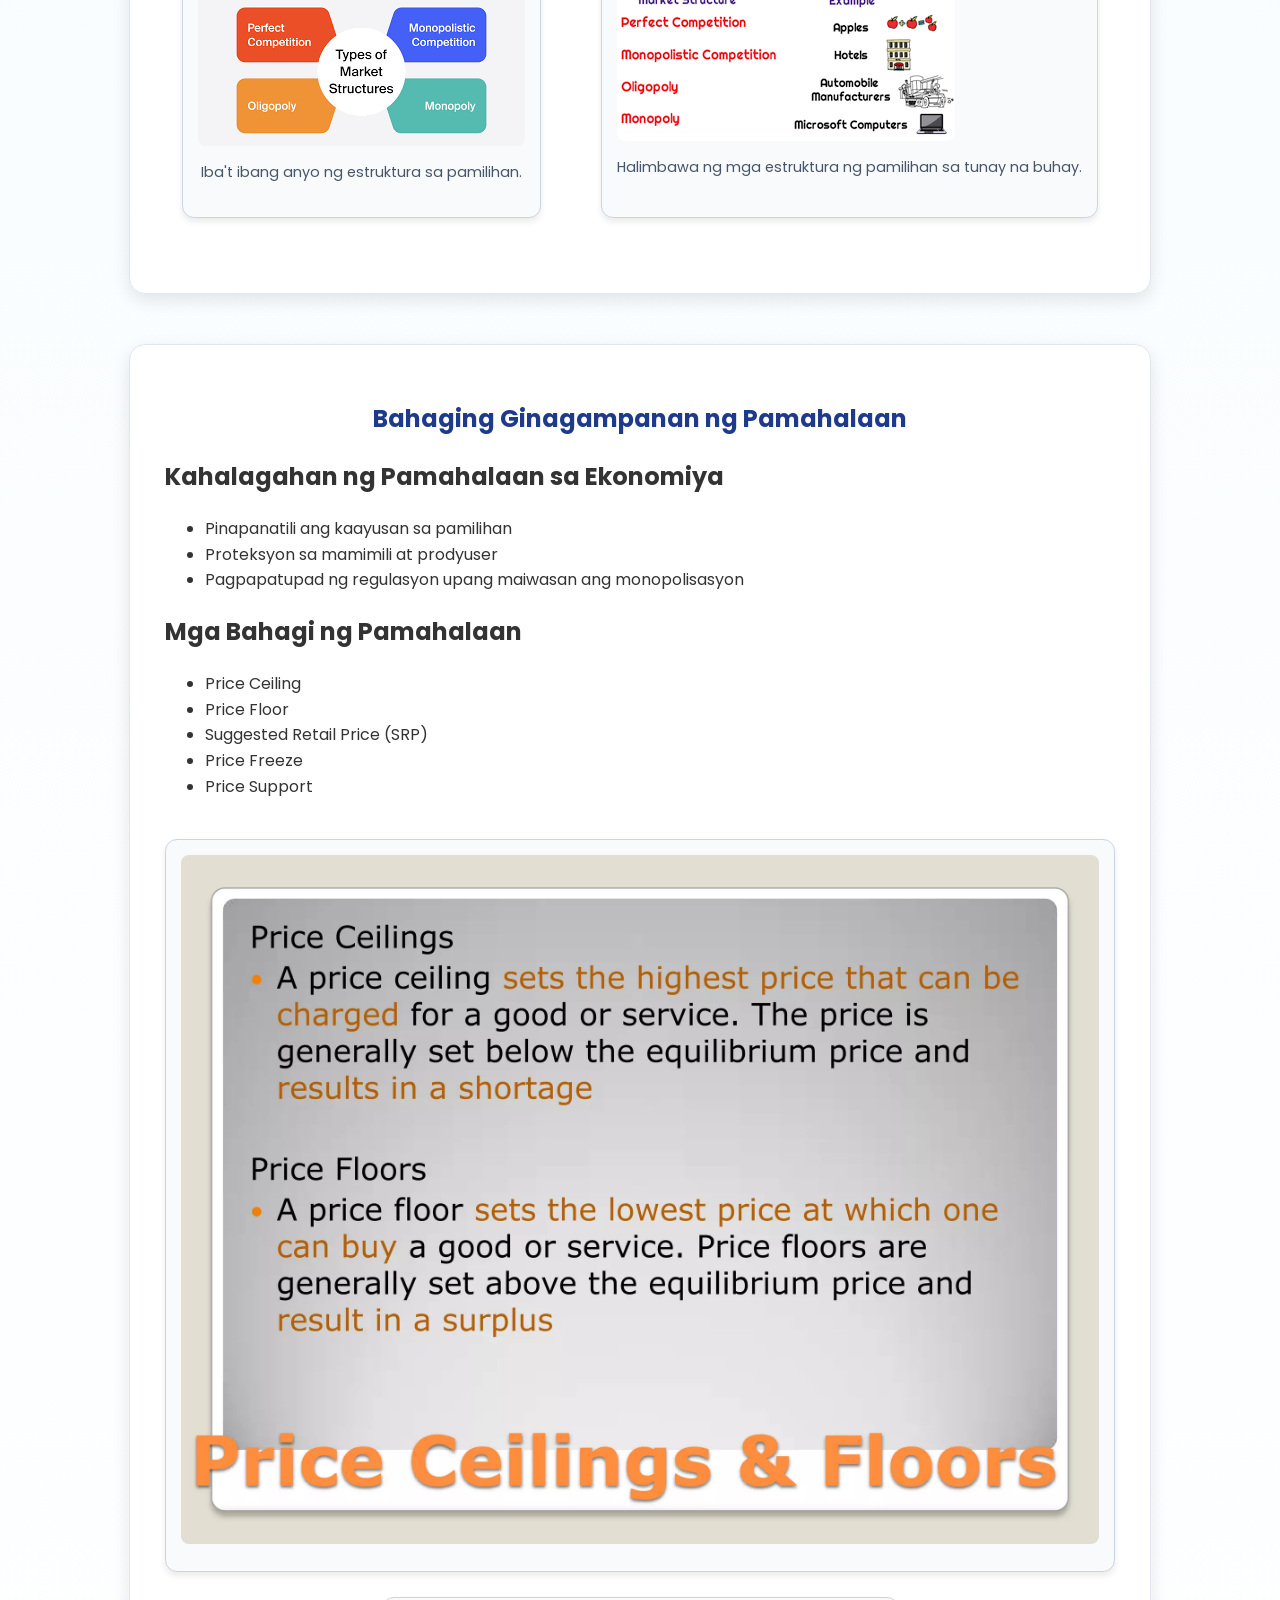
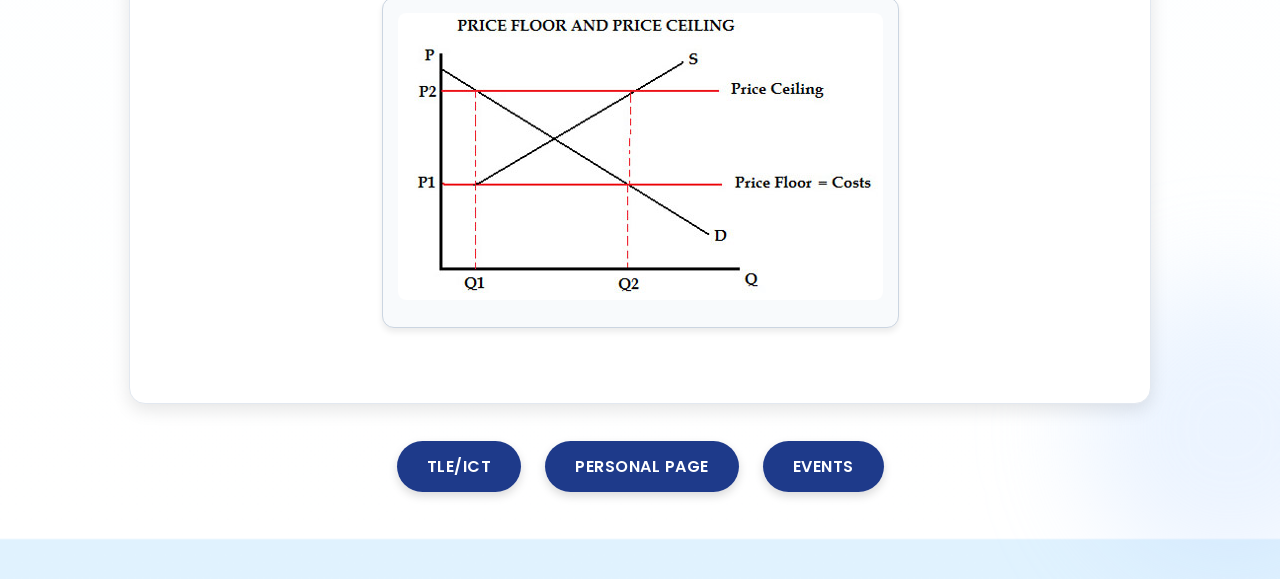
<file: ap2.html>
<!DOCTYPE html>
<html lang="en">
<head>
  <meta charset="UTF-8">
  <meta name="viewport" content="width=device-width, initial-scale=1.0">
  <title>Araling Panlipunan</title>
  <link rel="stylesheet" href="ap.css" type="text/css">
  <link href="https://fonts.googleapis.com/css2?family=Poppins:wght@400;600&display=swap" rel="stylesheet">
</head>
<body>

  <!-- ===== HEADER ===== -->
  <header class="main-header">ARALING PANLIPUNAN</header>

  <!-- ===== NAVIGATION ===== -->
  <nav class="scroll-container1">
    <div class="box1"><a href="#demand">Konsepto ng Demand</a></div>
    <div class="box1"><a href="#supply">Konsepto ng Supply</a></div>
    <div class="box1"><a href="#elasticity">Price Elasticity</a></div>
    <div class="box1"><a href="#equilibrium">Market Equilibrium</a></div>
    <div class="box1"><a href="#structure">Iba't-ibang Estraktura ng Pamilihan</a></div>
    <div class="box1"><a href="#regulation">Bahaging Ginagampanan ng Pamahalaan</a></div>
  </nav>

  <hr>

  <!-- ===== KONSEPTO NG DEMAND ===== -->
  <section id="demand" class="container">
    <h1>Konsepto ng Demand</h1>
    <p>&rarr; Tumutukoy sa dami ng produkto at serbisyo na kaya at handang bilhin ng mga mamimili sa alternatibong presyo sa isang takdang panahon.</p>

    <h2>Batas ng Demand</h2>
    <p>&rarr; Kapag tumaas ang presyo, bababa ang quantity demanded. Kapag bumaba naman ang presyo, tataas ang quantity demanded.</p>

    <h2>Ceteris Paribus</h2>
    <p>&rarr; Nangangahulugang ipinagpapalagay na ang presyo lamang ang salik na nakaaapekto sa pagbabago ng quantity demanded, habang ang ibang salik ay hindi nagbabago.</p>

    <h2>Mga Salik na Nakaaapekto sa Demand</h2>
    <ol type="A">
      <li><b>Kita</b> &rarr; Ang pagbabago sa kita ay direktang nakaaapekto sa kakayahang bumili.</li><br>
      <li><b>Panlasa</b> &rarr; Ang kagustuhan ng mamimili ay nakabatay sa panlasa at Diminishing Utility.</li><br>
      <li><b>Dami ng Mamimili</b> &rarr; Maaaring tumaas ang demand dahil sa Bandwagon Effect.</li><br>
      <li><b>Presyo ng Magkaugnay na Produkto</b> &rarr; Komplementaryo at Pamalit na produkto ay nakaaapekto sa demand.</li><br>
      <li><b>Inaasahan ng mga Mamimili</b> &rarr; Kapag inaasahan ang pagtaas ng presyo, tumataas ang demand sa kasalukuyan.</li>
    </ol>

    <div class="photo-gallery">
      <div class="photo-item">
        <img src="schedule.jpg" alt="Demand Schedule">
        <p class="caption">Ang demand schedule ay talaan na nagpapakita ng inverse na ugnayan ng presyo at quantity demanded.</p>
      </div>
      <div class="photo-item">
        <img src="curve.jpg" alt="Demand Curve">
        <p class="caption">Ang demand curve ay grapikong paglalarawan ng ugnayan ng presyo at quantity demanded.</p>
      </div>
      <div class="photo-item">
        <img src="function.jpg" alt="Demand Function">
        <p class="caption">Ang demand function ay matematikong paraan ng pagpapakita ng ugnayan ng presyo at quantity demanded.</p>
      </div>
    </div>
  </section>

  <!-- ===== KONSEPTO NG SUPPLY ===== -->
  <section id="supply" class="container">
    <h1>Konsepto ng Supply</h1>
    <p>&rarr; Tumutukoy sa dami ng produkto o serbisyong handa at kayang ipagbili ng mga prodyuser sa iba't ibang presyo sa isang takdang panahon.</p>

    <h2>Batas ng Supply</h2>
    <p>&rarr; Kapag tumaas ang presyo, tataas ang quantity supplied; kapag bumaba, bababa rin ang quantity supplied.</p>

    <h2>Ceteris Paribus</h2>
    <p>&rarr; Presyo lamang ang salik na isinasaalang-alang habang ang ibang salik ay hindi nagbabago.</p>

    <h2>Mga Salik na Nakaaapekto sa Supply</h2>
    <ol type="A">
      <li>Pagbabago sa Teknolohiya</li><br>
      <li>Pagbabago sa Halaga ng mga Salik ng Produksyon</li><br>
      <li>Pagbabago sa Bilang ng mga Nagtitinda</li><br>
      <li>Pagbabago sa Presyo ng Kaugnay na Produkto</li><br>
      <li>Ekspektasyon sa Presyo</li>
    </ol>

    <div class="photo-gallery">
      <div class="photo-item">
        <img src="sschedule.jpg" alt="Supply Schedule">
        <p class="caption">Ang supply schedule ay talaan ng dami ng produktong handang ipagbili sa iba't ibang presyo.</p>
      </div>
      <div class="photo-item">
        <img src="ssupply.jpg" alt="Supply Curve">
        <p class="caption">Ang supply curve ay grapikong paglalarawan ng ugnayan ng presyo at quantity supplied.</p>
      </div>
      <div class="photo-item">
        <img src="sfunction.jpg" alt="Supply Function">
        <p class="caption">Ang supply function ay matematikong pagpapakita ng ugnayan ng presyo at quantity supplied.</p>
      </div>
    </div>
  </section>

  <!-- ===== PRICE ELASTICITY ===== -->
  <section id="elasticity" class="container">
    <h1>Price Elasticity</h1>

    <h2>Elastisidad ng Demand</h2>
    <p>&rarr; Sukat kung gaano kasensitibo ang mamimili sa pagbabago ng presyo.</p>

    <h3>Formula (Midpoint / Arc Method):</h3>
    <p>EP = [(Q2 − Q1) / ((Q1 + Q2) / 2)] ÷ [(P2 − P1) / ((P1 + P2) / 2)]</p>

    <h2>Mga Uri ng Elastisidad ng Demand</h2>
    <ol type="A">
      <li>Ganap na Di-Elastic (EP = 0)</li>
      <li>Di-Elastic (EP &lt; 1)</li>
      <li>Unitary Elastic (EP = 1)</li>
      <li>Elastic (EP &gt; 1)</li>
      <li>Ganap na Elastic (EP = ∞)</li>
    </ol>

    <h2>Mga Salik na Nakaaapekto</h2>
    <ol type="A">
      <li>Panlasa / Kagustuhan</li>
      <li>Kita</li>
      <li>Populasyon</li>
      <li>Presyo ng Magkaugnay na Produkto</li>
      <li>Okasyon</li>
      <li>Ekspektasyon</li>
    </ol>

    <h2>Elastisidad ng Supply</h2>
    <p>&rarr; Sukat kung gaano kasensitibo ang dami ng supply sa pagbabago ng presyo.</p>
    <p>Es = [(Q2 − Q1) / ((Q1 + Q2) / 2)] ÷ [(P2 − P1) / ((P1 + P2) / 2)]</p>

    <h3>Mga Uri ng Elastisidad ng Supply</h3>
    <ol type="A">
      <li>Ganap na Di-Elastic (Es = 0)</li>
      <li>Di-Elastic (Es &lt; 1)</li>
      <li>Unitary Elastic (Es = 1)</li>
      <li>Elastic (Es &gt; 1)</li>
      <li>Ganap na Elastic (Es = ∞)</li>
    </ol>

    <div class="photo-gallery">
      <div class="photo-item">
        <img src="peformula.jpg" alt="Price Elasticity Formula">
        <p class="caption">Halimbawa ng formula ng elastisidad sa ekonomiya.</p>
      </div>
      <div class="photo-item">
        <img src="ecurve.jpg" alt="Elasticity Curve">
        <p class="caption">Larawan ng elastisidad curve na nagpapakita ng pagbabago sa presyo at dami.</p>
      </div>
    </div>
  </section>

  <!-- ===== MARKET EQUILIBRIUM ===== -->
  <section id="equilibrium" class="container">
    <h1>Market Equilibrium</h1>
    <p>&rarr; Punto kung saan ang quantity demanded at quantity supplied ay pantay o balanse.</p>

    <h2>Kakulangan</h2>
    <p>&rarr; Nangyayari kapag mas mataas ang demand kaysa supply (P &lt; Pe).</p>

    <h2>Kalabisan</h2>
    <p>&rarr; Nangyayari kapag mas mataas ang supply kaysa demand (P &gt; Pe).</p>

    <div class="photo-gallery">
      <div class="photo-item">
        <img src="mequi.jpg" alt="Market Equilibrium Graph 1">
        <p class="caption">Grapikong paglalarawan ng balanse ng demand at supply.</p>
      </div>
      <div class="photo-item">
        <img src="mequi2.jpg" alt="Market Equilibrium Graph 2">
        <p class="caption">Ipinapakita ang punto ng market equilibrium sa isang curve graph.</p>
      </div>
    </div>
  </section>

  <!-- ===== ESTRUKTURA NG PAMILIHAN ===== -->
  <section id="structure" class="container">
    <h1>Iba't-ibang Estraktura ng Pamilihan</h1>
    <p>&rarr; Tumutukoy sa uri ng kompetisyon sa pagitan ng mga prodyuser.</p>

    <h2>Mga Uri ng Estraktura</h2>
    <ol type="A">
      <li>Perfect Competition</li>
      <li>Monopolistic Competition</li>
      <li>Oligopoly</li>
      <li>Monopoly</li>
    </ol>

    <div class="photo-gallery">
      <div class="photo-item">
        <img src="mstructures.jpg" alt="Market Structures">
        <p class="caption">Iba't ibang anyo ng estruktura sa pamilihan.</p>
      </div>
      <div class="photo-item">
        <img src="mstexamples.jpg" alt="Examples of Market Structures">
        <p class="caption">Halimbawa ng mga estruktura ng pamilihan sa tunay na buhay.</p>
      </div>
    </div>
  </section>

  <!-- ===== BAHAGI NG PAMAHALAAN ===== -->
  <section id="regulation" class="container">
    <h1>Bahaging Ginagampanan ng Pamahalaan</h1>

    <h2>Kahalagahan ng Pamahalaan sa Ekonomiya</h2>
    <ul>
      <li>Pinapanatili ang kaayusan sa pamilihan</li>
      <li>Proteksyon sa mamimili at prodyuser</li>
      <li>Pagpapatupad ng regulasyon upang maiwasan ang monopolisasyon</li>
    </ul>

    <h2>Mga Bahagi ng Pamahalaan</h2>
    <ul>
      <li>Price Ceiling</li>
      <li>Price Floor</li>
      <li>Suggested Retail Price (SRP)</li>
      <li>Price Freeze</li>
      <li>Price Support</li>
    </ul>

    <div class="photo-gallery">
      <div class="photo-item">
        <img src="cf2.jpg" alt="Government Regulation Example 1">
      </div>
      <div class="photo-item">
        <img src="cf.jpg" alt="Government Regulation Example 2">
      </div>
    </div>
  </section>

  <!-- ===== BUTTONS ===== -->
  <div class="buttons">
    <a href="tle.html" class="btn">TLE/ICT</a>
    <a href="index2.html" class="btn">PERSONAL PAGE</a>
    <a href="events2.html" class="btn">EVENTS</a>
  </div>

</body>
</html>
</file>
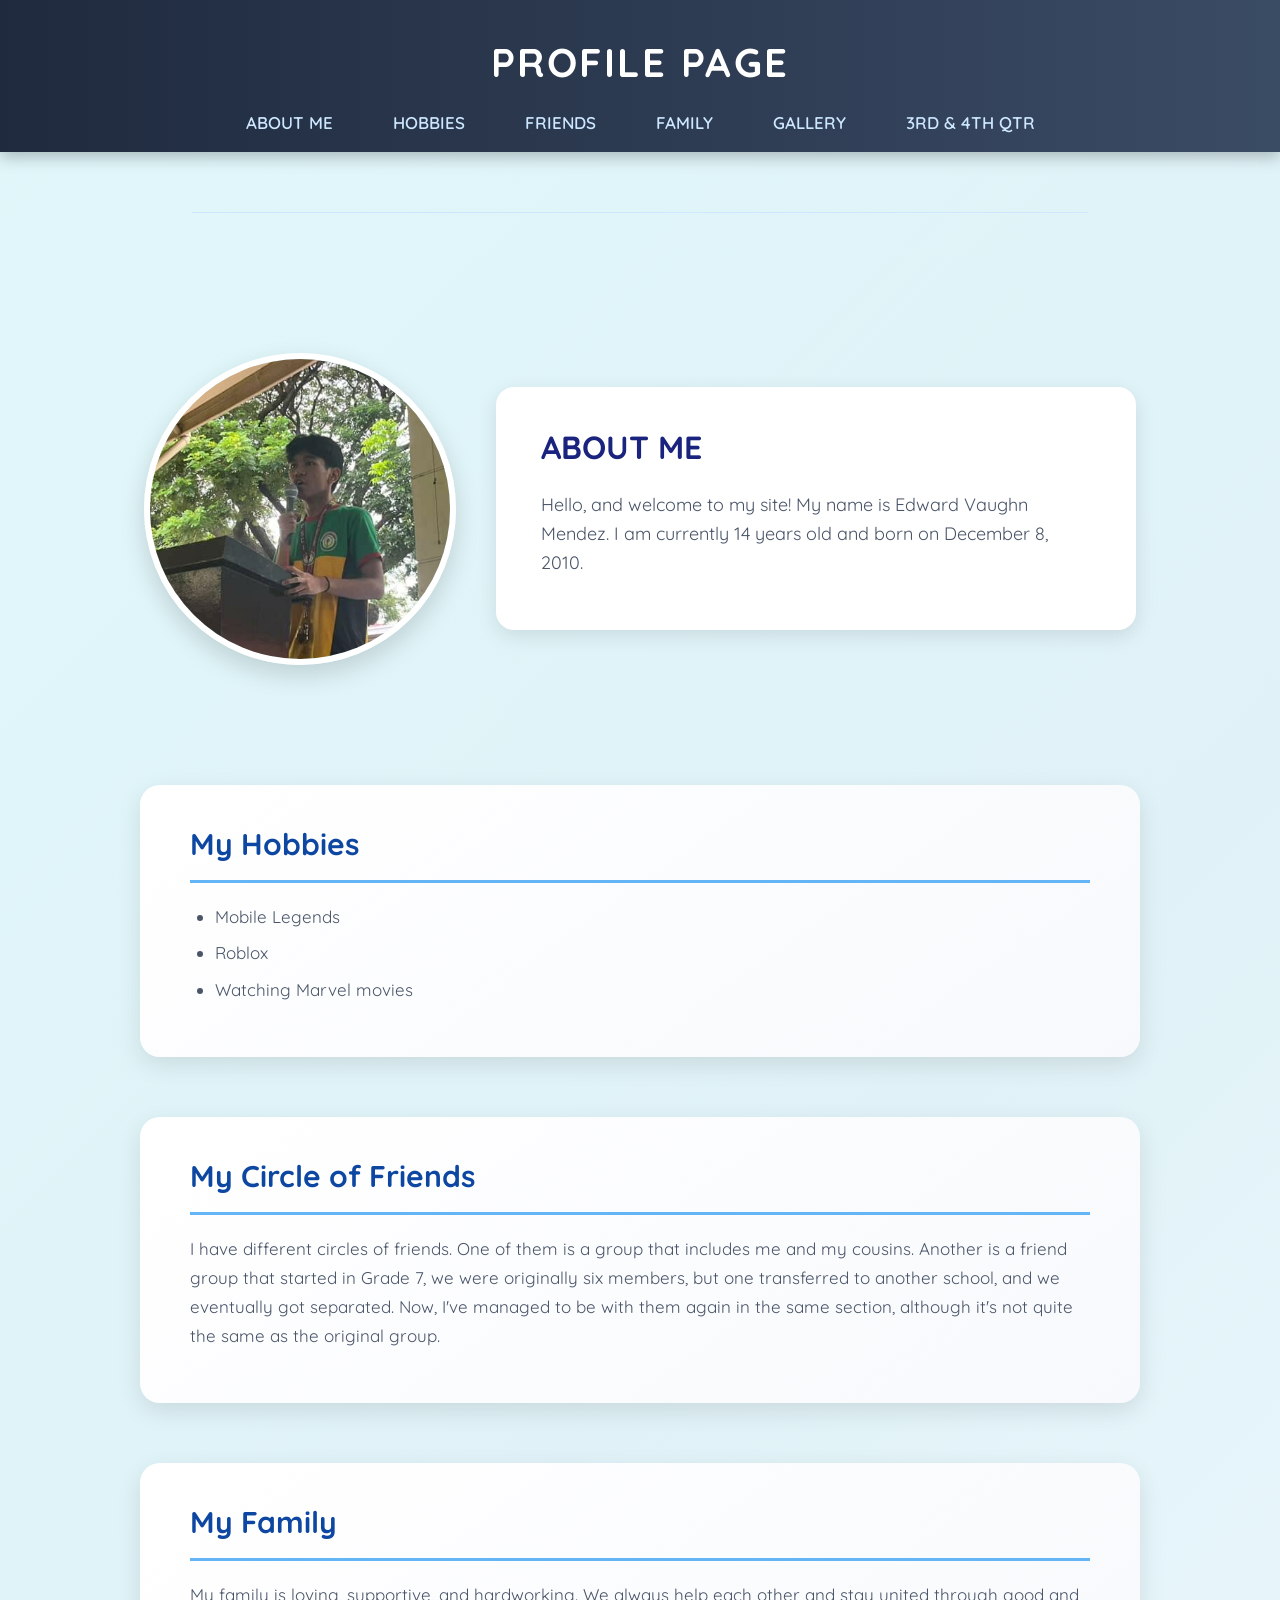
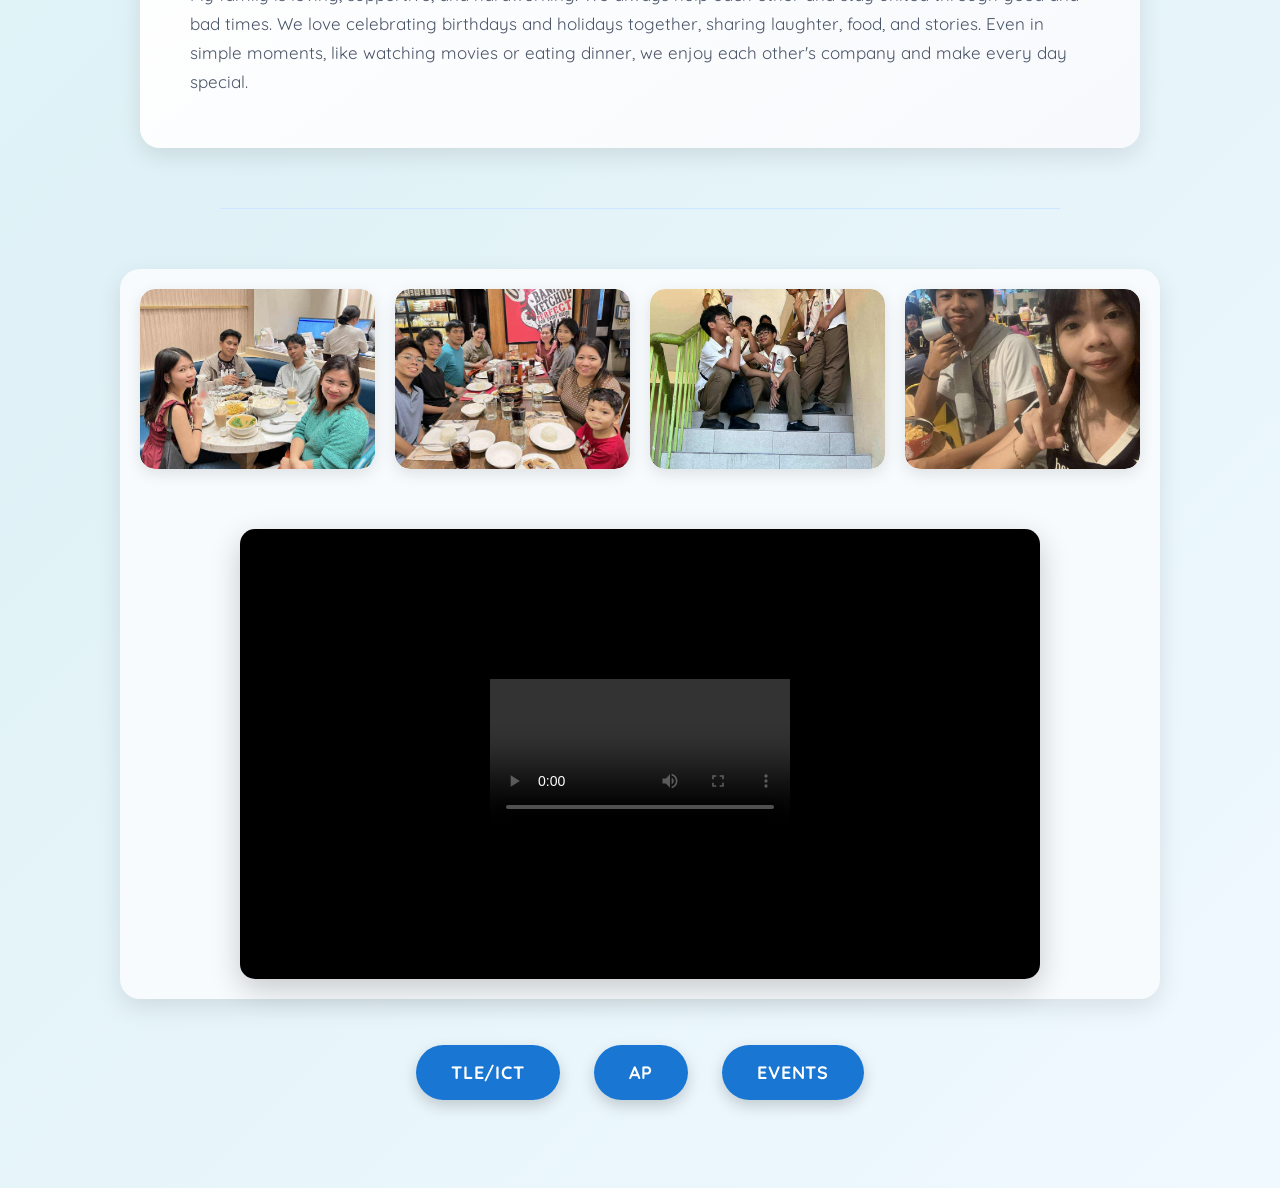
<file: index2.html>
<!DOCTYPE html>
<html lang="en">
<head>  
  <meta charset="UTF-8">
  <meta name="viewport" content="width=device-width, initial-scale=1.0">
  <title>Edward Vaughn Mendez - E-Portfolio</title>
  <link rel="stylesheet" href="styles.css" type="text/css">
  <link href="https://fonts.googleapis.com/css2?family=Quicksand:wght@400;500;600;700&display=swap" rel="stylesheet">
</head>

<body>

  <!-- ========== HEADER ========== -->
  <header class="header">
    <div class="title">PROFILE PAGE</div>
    <nav class="nav-container">
      <div><a href="#about-me">ABOUT ME</a></div>
      <div><a href="#hobbies">HOBBIES</a></div>
      <div><a href="#friends">FRIENDS</a></div>
      <div><a href="#family">FAMILY</a></div>
      <div><a href="#gallery">GALLERY</a></div>
      <div><a href="index.html"> 3RD & 4TH QTR</a></div>
    </nav>
  </header>

  <hr class="divider">

  <!-- ========== MAIN CONTENT ========== -->
  <main class="main-content">

    <!-- ===== ABOUT ME ===== -->
    <section id="about-me" class="container">
      <img src="charmander.jpg" alt="Edward Vaughn Mendez profile picture">
      <div class="text">
        <h2>ABOUT ME</h2>
        <p>Hello, and welcome to my site! My name is Edward Vaughn Mendez. I am currently 14 years old and born on December 8, 2010.</p>
      </div>
    </section>

    <!-- ===== HOBBIES ===== -->
    <section id="hobbies" class="box-section">
      <div class="box-title">My Hobbies</div>
      <div class="box-content">
        <ul>
          <li>Mobile Legends</li>
          <li>Roblox</li>
          <li>Watching Marvel movies</li>
        </ul>
      </div>
    </section>

    <!-- ===== FRIENDS ===== -->
    <section id="friends" class="box-section">
      <div class="box-title">My Circle of Friends</div>
      <div class="box-content">
        <p>I have different circles of friends. One of them is a group that includes me and my cousins. Another is a friend group that started in Grade 7, we were originally six members, but one transferred to another school, and we eventually got separated. Now, I&apos;ve managed to be with them again in the same section, although it&apos;s not quite the same as the original group.</p>
      </div>
    </section>

    <!-- ===== FAMILY ===== -->
    <section id="family" class="box-section">
      <div class="box-title">My Family</div>
      <div class="box-content">
        <p>My family is loving, supportive, and hardworking. We always help each other and stay united through good and bad times. We love celebrating birthdays and holidays together, sharing laughter, food, and stories. Even in simple moments, like watching movies or eating dinner, we enjoy each other's company and make every day special.</p>
      </div>
    </section>

    <hr class="divider">

    <!-- ===== VISUALS ===== -->
    <section id="visuals" class="visuals-section">

      <div class="image-grid">
        <div class="grid-item"><img src="p1.jpg" alt="Visual image 1" width="500" height="600"></div>
        <div class="grid-item"><img src="p2.jpg" alt="Visual image 2" width="500" height="600"></div>
        <div class="grid-item"><img src="p3.jpg" alt="Visual image 3" width="500" height="600"></div>
        <div class="grid-item"><img src="p4.jpg" alt="Visual image 4" width="500" height="600"></div>
      </div>

      <div class="video-section">
        <div class="video-responsive">
          <iframe 
            src="m1.mp4"
            title="Portfolio video"
            frameborder="0"
            allow="accelerometer; clipboard-write; encrypted-media; gyroscope; picture-in-picture; web-share"
            allowfullscreen>
          </iframe>
        </div>
      </div>
    </section>

     <!-- ===== SUBJECT BUTTONS ===== -->
     <div class="buttons">
        <a href="tle.html" class="btn">TLE/ICT</a>
        <a href="ap2.html" class="btn">AP</a>
        <a href="events.html" class="btn">EVENTS</a>
      </div>
  
    </main>
  
  </body>
  </html>
</file>
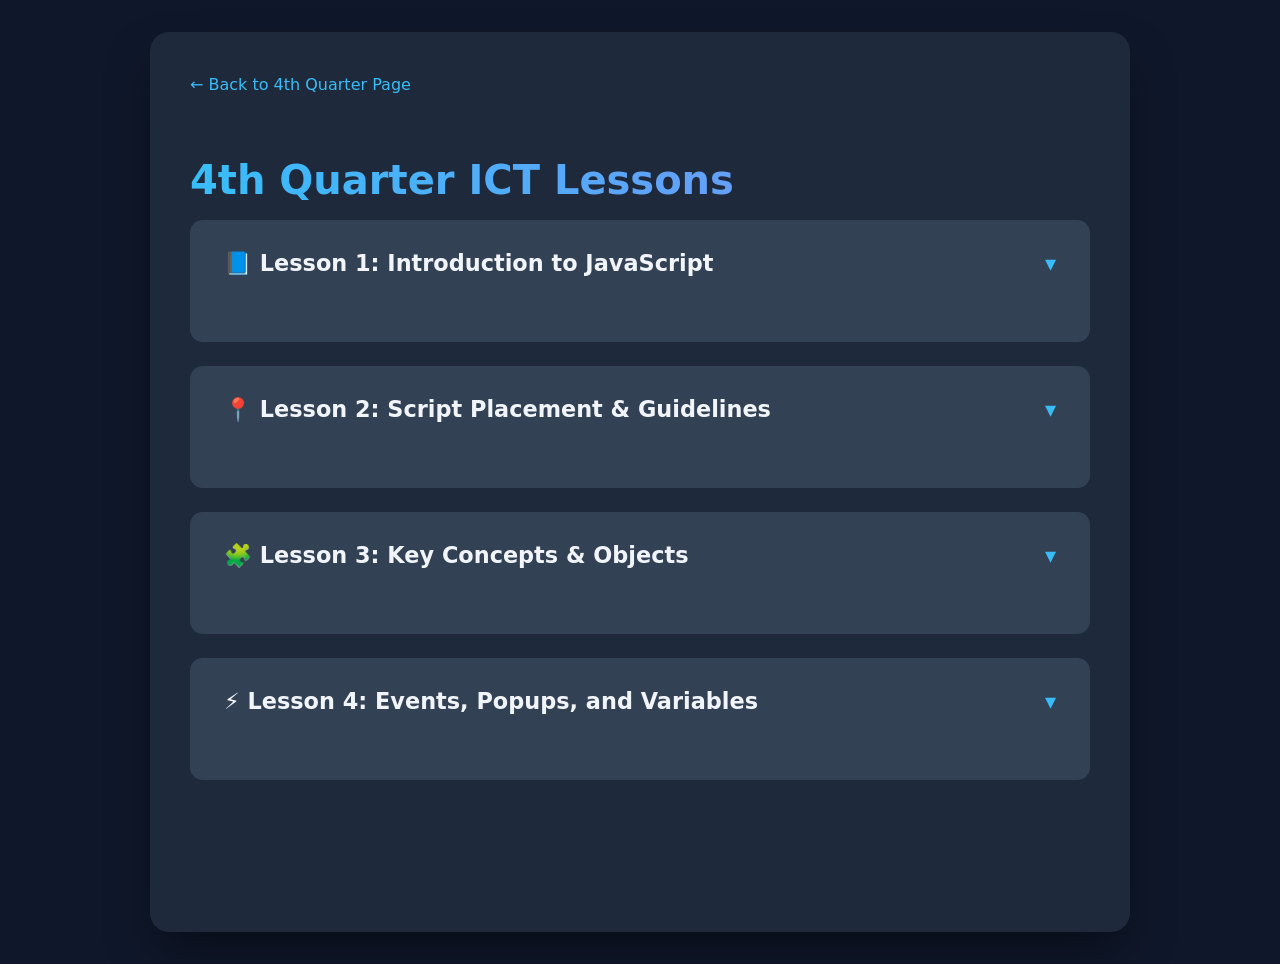
<file: lessons.html>
<!DOCTYPE html>
<html lang="en">
<head>
    <meta charset="UTF-8">
    <meta name="viewport" content="width=device-width, initial-scale=1.0">
    <title>ICT Lessons | Academic Portal</title>
    <link rel="stylesheet" href="styleict.css">
    <style>
        /* Refined Interactive Styles */
        .lesson-card {
            cursor: pointer;
            overflow: hidden;
            max-height: 70px; /* Collapsed state showing only the title */
            transition: max-height 0.6s cubic-bezier(0.4, 0, 0.2, 1), border-color 0.3s;
            position: relative;
        }

        .lesson-card.expanded {
            max-height: 5000px; /* Large enough to fit all content */
            border-color: var(--accent);
        }

        .lesson-card h2 {
            display: flex;
            justify-content: space-between;
            align-items: center;
            margin-bottom: 2rem;
        }

        .lesson-card h2::after {
            content: '▼';
            font-size: 0.9rem;
            transition: transform 0.3s;
            color: var(--accent);
        }

        .lesson-card.expanded h2::after {
            transform: rotate(180deg);
        }

        .content-body {
            opacity: 0;
            transform: translateY(-10px);
            transition: opacity 0.4s ease, transform 0.4s ease;
            pointer-events: none;
        }

        .lesson-card.expanded .content-body {
            opacity: 1;
            transform: translateY(0);
            pointer-events: auto;
        }

        /* Documentation & Table Styles */
        .data-table {
            width: 100%;
            border-collapse: collapse;
            margin: 1.5rem 0;
            background: #0f172a;
        }
        .data-table th, .data-table td {
            border: 1px solid #475569;
            padding: 10px;
            text-align: left;
        }
        .data-table th { background-color: #1e293b; color: var(--accent); }

        pre {
            background: #000;
            padding: 1rem;
            border-radius: 0.5rem;
            overflow-x: auto;
            border: 1px solid #334155;
        }
        
        .guideline-box {
            background: #1e293b;
            border-left: 4px solid #fbbf24;
            padding: 10px 15px;
            margin: 10px 0;
        }
    </style>
</head>
<body>

    <div class="container lesson-page">
        <a id="dynamic-back" class="btn-back">← Back</a>
        
        <h1 id="lesson-header">ICT Lessons</h1>

        <div id="lessons-container">
            </div>
    </div>

    <script>
        const lessonData = {
            "3rd": [
                { 
                    title: "Lesson 1: Formatting text with CSS", 
                    img: "indent.png",
                },
                { 
                    title: "Lesson 2: Background image", 
                    img: "background.png",
                },
                { 
                    title: "Lesson 3: Border", 
                    img: "border.png", 
                }
            ],
            "4th": [
                {
                    title: "📘 Lesson 1: Introduction to JavaScript",
                    content: `
                        <div class="content-body">
                            <h3>Purpose</h3>
                            <p>To create dynamic, interactive user experiences, handling everything from UI rendering (like React for Facebook) and content loading to real-time updates, personalized feeds, video controls (captions, volume), and tracking user activity (Meta Pixel).</p>
                            
                            

                            <h3>Static Website vs. Dynamic Website</h3>
                            <ul>
                                <li><strong>Static:</strong> Display the same content for every visitor.</li>
                                <li><strong>Dynamic:</strong> Content changes based on user interaction or data.</li>
                            </ul>

                            <h3>Key Facts about JavaScript</h3>
                            <ul>
                                <li>The MOST popular & widely used scripting language on the internet.</li>
                                <li>Recognized & works in all major browsers.</li>
                                <li>Developed by Brendan Eich of Netscape under the name Mocha, which was later renamed to LiveScript.</li>
                                <li>Opened to Internet Explorer in 1996.</li>
                                <li>Enhances webpages and can be used to build video games.</li>
                                <li>A trademark of the Oracle Corporation and is licensed for use to other entities like Mozilla Foundation.</li>
                                <li>A client-side, high-level scripting, interpreted & object-oriented language.</li>
                                <li><strong>Client-side:</strong> the codes and formulas are processed right on the user’s own computer.</li>
                                <li><strong>High-level scripting:</strong> codes are written in words that are close to English as possible.</li>
                                <li><strong>Interpreted:</strong> the program is passed as source code then converted into machine code.</li>
                                <li>Designed to add interactivity and functionality to the Web site. Thus making the contents more dynamic and the elements are enhanced.</li>
                                <li>Case-sensitive.</li>
                                <li>Semi-colons at the end of bth statement are not required (but recommended).</li>
                            </ul>

                            <h3>What can JavaScript do?</h3>
                            <ul>
                                <li><strong>React to events:</strong> certain events such as mouse clicks, and pre-loading of webpage can lead to executing codes written in JavaScript.</li>
                                <li><strong>Can be used to validate data:</strong> form requires user input, instead of using server-side scripting, JavaScript can be used to validate it and thus save processing time.</li>
                                <li><strong>Can be used to create cookies:</strong> Used to save or retrieve information from a visitor’s computer. This can be used to monitor the visitor’s internet habit and preferences.</li>
                                <li><strong>Can enhance a webpage</strong></li>
                            </ul>

                            <h3>Features of JavaScript</h3>
                            <ul>
                                <li>Supports all structured programming syntax in C.</li>
                                <li>Has dynamic typing, the value of the variable is dependent on what the value was assigned to it even during run time, the type can still change.</li>
                                <li>Can run locally in a Web site, so interaction within the user and the site is faster or more responsive.</li>
                                <li>Can detect user actions, such as mouse clicks, which HTML could not do alone.</li>
                                <li>Can be combined with CSS to produce DHTML. DHTML can make site more flexible by adding effects tulad ng message scrollers, mouse trails and falling snow.</li>
                            </ul>

                            <h3>Characteristics & Disadvantages</h3>
                            <p><strong>Characteristics:</strong> Lightweight programming language, Inserted into HTML pages, Supported by all modern web browsers, Easy to learn and encoder-friendly, Quick to download effects, No need for any extra tools to write, License-free, Has a thriving and supportive online community.</p>
                            <p><strong>Disadvantages:</strong> Some browsers (PDA/Mobile) do not support JS. Some disable it for security. Secrets in JS could be extracted. Potential for malicious authors via DOM. Authors cannot perfectly conceal how JS operates because code is sent to client. Hard-to-understand codes can still be reverse engineered.</p>
                        </div>`
                },
                {
                    title: "📍 Lesson 2: Script Placement & Guidelines",
                    content: `
                        <div class="content-body">
                            <h3>Where can you place Scripts?</h3>
                            <ul>
                                <li><strong>Head:</strong> Scripts are pre-loaded – executed before anyone triggers an event. Ideally for functions calls.</li>
                                <li><strong>Body:</strong> Scripts are executed when the page loads.</li>
                                <li><strong>Head & Body:</strong> You can place script tags whenever and how many you want to.</li>
                            </ul>

                            <h3>EXTERNAL JAVASCRIPT</h3>
                            <p>Helpful for controlling different HTML files. Save file with <code>.js</code> extension.</p>
                            <pre><code>&lt;script type="text/JavaScript" src="myJavaScript.js"&gt;&lt;/script&gt;</code></pre>
                            <p>Note: The .js file itself does not contain the script tags.</p>

                            <h3>Comments in JavaScript</h3>
                            <ul>
                                <li>Single line: <code>// comment</code></li>
                                <li>Multiple line/block: <code>/* comment */</code></li>
                            </ul>

                            <h3>JavaScript Guidelines</h3>
                            <div class="guideline-box">
                                <p><strong>Case Sensitive:</strong> Variable <code>myHome</code> is not equal to <code>MyHome</code>.</p>
                                <p><strong>White Space:</strong> JS ignores white space within code lines. Used for readability.</p>
                                <p><strong>Breaking code lines:</strong> Use a backslash (\\). Do not break in between commands.</p>
                            </div>
                        </div>`
                },
                {
                    title: "🧩 Lesson 3: Key Concepts & Objects",
                    content: `
                        <div class="content-body">
                            
                            
                            <h3>Advanced Characteristics</h3>
                            <p><strong>Interpreted Language:</strong> Requires a browser to run. Source code easily seen via view source.</p>
                            <p><strong>Scripting Language:</strong> Normally created to perform simple repetitive tasks. Provides instructions to other programs.</p>
                            <p><strong>Client-Side Scripting:</strong> Executed on the machine you are using, not the server.</p>
                            <p><strong>Object-Oriented Scripting:</strong> Treats every element as an object with associated methods (actions).</p>

                            <h3>Key Terms</h3>
                            <ul>
                                <li><strong>Objects:</strong> Items that exist in the browser (Window, page, etc).</li>
                                <li><strong>Methods:</strong> Actions performed on/by an object.</li>
                                <li><strong>Properties:</strong> Existing subsection of an object.</li>
                                <li><strong>Event:</strong> Something which happens (page load, mouse over).</li>
                                <li><strong>Parsing:</strong> Process of analyzing data and converting it into structured format.</li>
                            </ul>

                            <h3>Commonly Used Objects</h3>
                            <table class="data-table">
                                <tr><th>Object</th><th>Samples/Methods</th></tr>
                                <tr><td><strong>Window</strong></td><td>Location (go to new location), Open (new window), setTimeout</td></tr>
                                <tr><td><strong>Document</strong></td><td>fgColor (foreground color), cookie, write (display message), lastModified</td></tr>
                                <tr><td><strong>Math</strong></td><td>PI, pow (power), max (larger value), min (smaller value)</td></tr>
                                <tr><td><strong>Navigator</strong></td><td>appName, appVersion, cookieEnabled, platform</td></tr>
                            </table>
                        </div>`
                },
                {
                    title: "⚡ Lesson 4: Events, Popups, and Variables",
                    content: `
                        <div class="content-body">
                            <h3>Table of Event Triggers</h3>
                            <table class="data-table">
                                <tr><th>Attribute</th><th>Trigger</th></tr>
                                <tr><td>onclick</td><td>Mouse click of an object</td></tr>
                                <tr><td>onblur</td><td>An element loses focus</td></tr>
                                <tr><td>onchange</td><td>Content of a field changes</td></tr>
                                <tr><td>onkeydown</td><td>A keyboard key is pressed</td></tr>
                                <tr><td>onload</td><td>A page/image is finished loading</td></tr>
                                <tr><td>onsubmit</td><td>The submit button is clicked</td></tr>
                            </table>

                            <h3>Popup Boxes</h3>
                            <ul>
                                <li><strong>Alert Box:</strong> <code>alert("message");</code> - Used for warnings/greetings.</li>
                                <li><strong>Prompt Box:</strong> <code>prompt("message", "default");</code> - Gathers user input. Returns value or null.</li>
                                <li><strong>Confirm Box:</strong> <code>confirm("message");</code> - Verification. Returns true or false.</li>
                            </ul>

                            <h3>Variables & Data Types</h3>
                            <p><strong>Rules:</strong> Must begin with letter or underscore; Case-sensitive; No spaces; Avoid reserved words.</p>
                            <p><strong>Data Types:</strong> Character, String, Integer, Float, Boolean, Function, Object, Array, Undefined, Null.</p>

                            <h3>Operators</h3>
                            <ul>
                                <li><strong>Arithmetic:</strong> +, -, *, /, % (Modulus), ++ (Increment), -- (Decrement)</li>
                                <li><strong>Comparison:</strong> ==, === (Identical), !=, !==, >, <, >=, <=</li>
                                <li><strong>Logical:</strong> && (And), || (Or), ! (Not)</li>
                            </ul>

                            <h3>Conditional Statements</h3>
                            <p><strong>if, if-else, if-else if-else, switch.</strong> Use <code>break</code> in switch statements to prevent continuous execution.</p>
                        </div>`
                }
            ]
        };

        window.onload = () => {
            const params = new URLSearchParams(window.location.search);
            const q = params.get('q') || '4th';
            
            const backBtn = document.getElementById('dynamic-back');
            backBtn.href = `index.html?view=${q}`;
            backBtn.innerText = `← Back to ${q} Quarter Page`;
            
            document.getElementById('lesson-header').innerText = `${q} Quarter ICT Lessons`;

            const container = document.getElementById('lessons-container');
            container.innerHTML = ''; 

            lessonData[q].forEach((lesson, index) => {
                const card = document.createElement('div');
                card.className = 'lesson-card';
                
                if (q === '3rd') {
                    card.innerHTML = `
                        <h2>${lesson.title}</h2>
                        <div class="content-body">
                            <div class="image-wrapper"><img src="${lesson.img}" class="big-lesson-img"></div>
                            <div class="explanation-box"><p>${lesson.desc}</p></div>
                        </div>
                    `;
                } else {
                    card.innerHTML = `<h2>${lesson.title}</h2>${lesson.content}`;
                }

                // Interaction: Toggle Expand
                card.addEventListener('click', function() {
                    const isExpanded = this.classList.contains('expanded');
                    
                    // Optional: Close other cards when one is opened
                    document.querySelectorAll('.lesson-card').forEach(c => c.classList.remove('expanded'));
                    
                    if (!isExpanded) {
                        this.classList.add('expanded');
                    }
                });

                container.appendChild(card);
            });
        };
    </script>
</body>
</html>
</file>
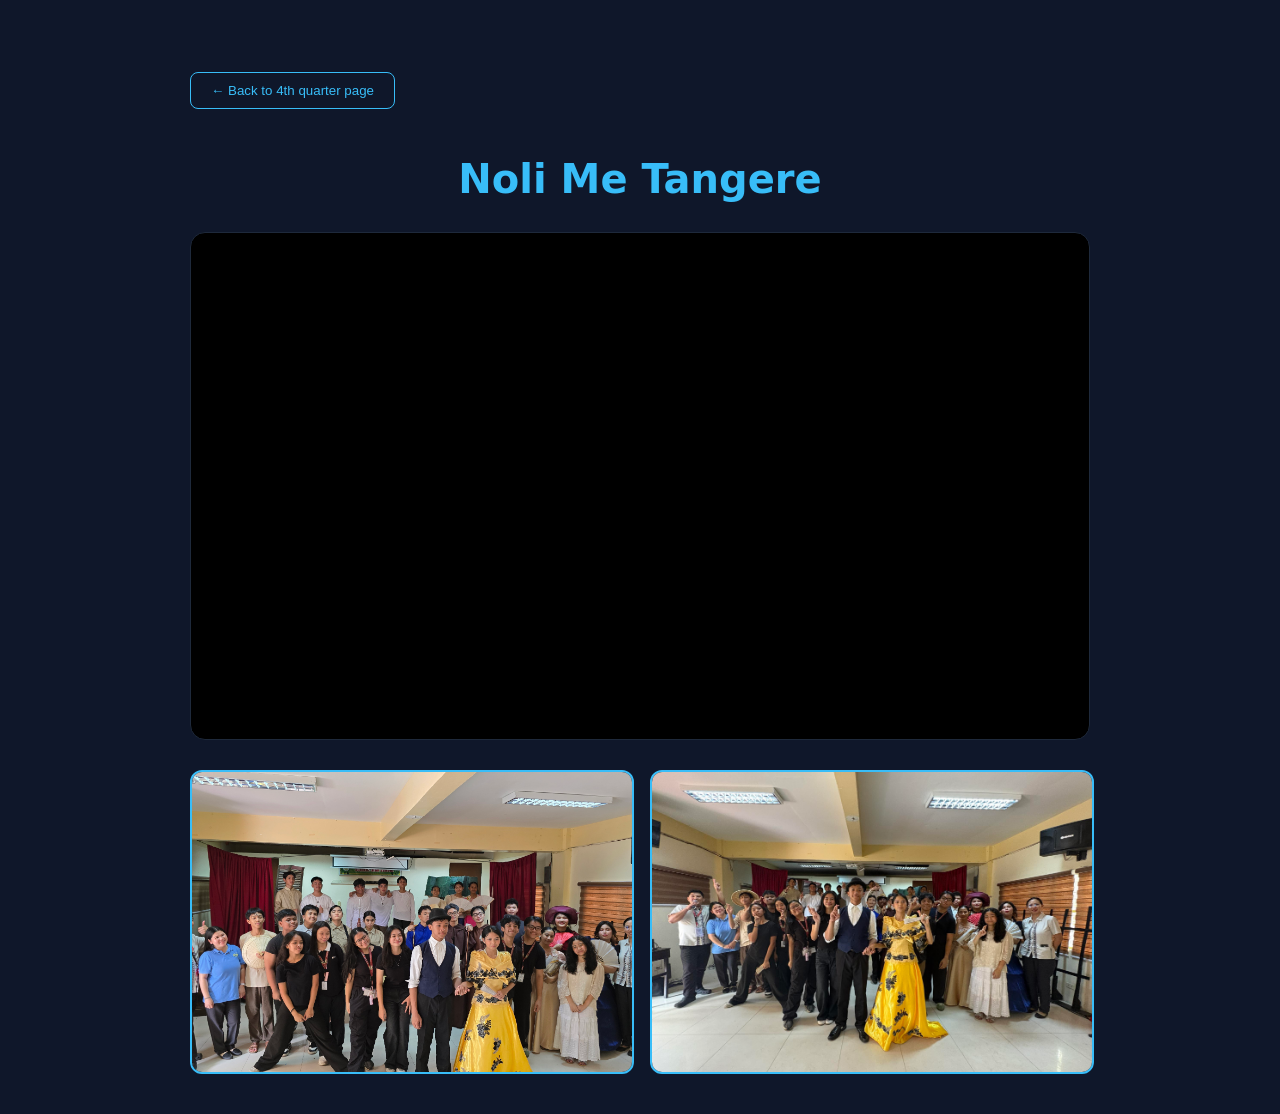
<file: noli.html>
<!DOCTYPE html>
<html lang="en">
<head>
    <meta charset="UTF-8">
    <meta name="viewport" content="width=device-width, initial-scale=1.0">
    <title>Noli Me Tangere | Academic Portal</title>
    <link rel="stylesheet" href="style.css">
    <style>
        /* override para hindi mag-center ang buong page at mawala ang button */
        body {
            display: block !important;
            height: auto !important;
            padding: 20px;
            overflow-y: auto;
        }

        .noli-container {
            max-width: 900px;
            margin: 0 auto;
            padding: 20px;
        }

        /* Styling para magmukhang totoong button ang .btn-back */
        .btn-back {
            text-decoration: none !important;
            border: 1.5px solid var(--accent);
            padding: 10px 20px;
            border-radius: 8px;
            display: inline-block;
            transition: all 0.3s ease;
            margin-bottom: 20px;
        }

        .btn-back:hover {
            background: var(--accent);
            color: var(--bg);
        }

        .video-wrapper {
            position: relative;
            padding-bottom: 56.25%;
            height: 0;
            overflow: hidden;
            border-radius: 15px;
            background: #000;
            margin: 30px 0;
            border: 1px solid var(--card-bg);
        }

        .video-wrapper iframe {
            position: absolute;
            top: 0;
            left: 0;
            width: 100%;
            height: 100%;
            border: none;
        }

        .noli-gallery {
            display: grid;
            grid-template-columns: 1fr 1fr;
            gap: 20px;
        }

        .noli-gallery img {
            width: 100%;
            height: 300px;
            object-fit: cover;
            border-radius: 12px;
            border: 2px solid var(--accent);
        }

        @media (max-width: 600px) {
            .noli-gallery { grid-template-columns: 1fr; }
        }
    </style>
</head>
<body>

    <div class="noli-container">
        <button class="btn-back" onclick="window.location.href='index.html?view=4th'">
            ← Back to 4th quarter page
        </button>
        
        <header style="text-align: center; margin-top: 20px;">
            <h1 style="color: var(--accent); font-size: 2.5rem;">Noli Me Tangere</h1>
        </header>

        <div class="video-wrapper">
            <iframe src="https://www.youtube.com/embed/BZzZuFfydwI" 
                    title="Noli Me Tangere Presentation"
                    allow="accelerometer; autoplay; clipboard-write; encrypted-media; gyroscope; picture-in-picture" 
                    allowfullscreen>
            </iframe>
        </div>

        <div class="noli-gallery">
            <img src="noli1.jpg" alt="Performance Pic 1">
            <img src="noli2.jpg" alt="Performance Pic 2">
        </div>
    </div>

</body>
</html>
</file>
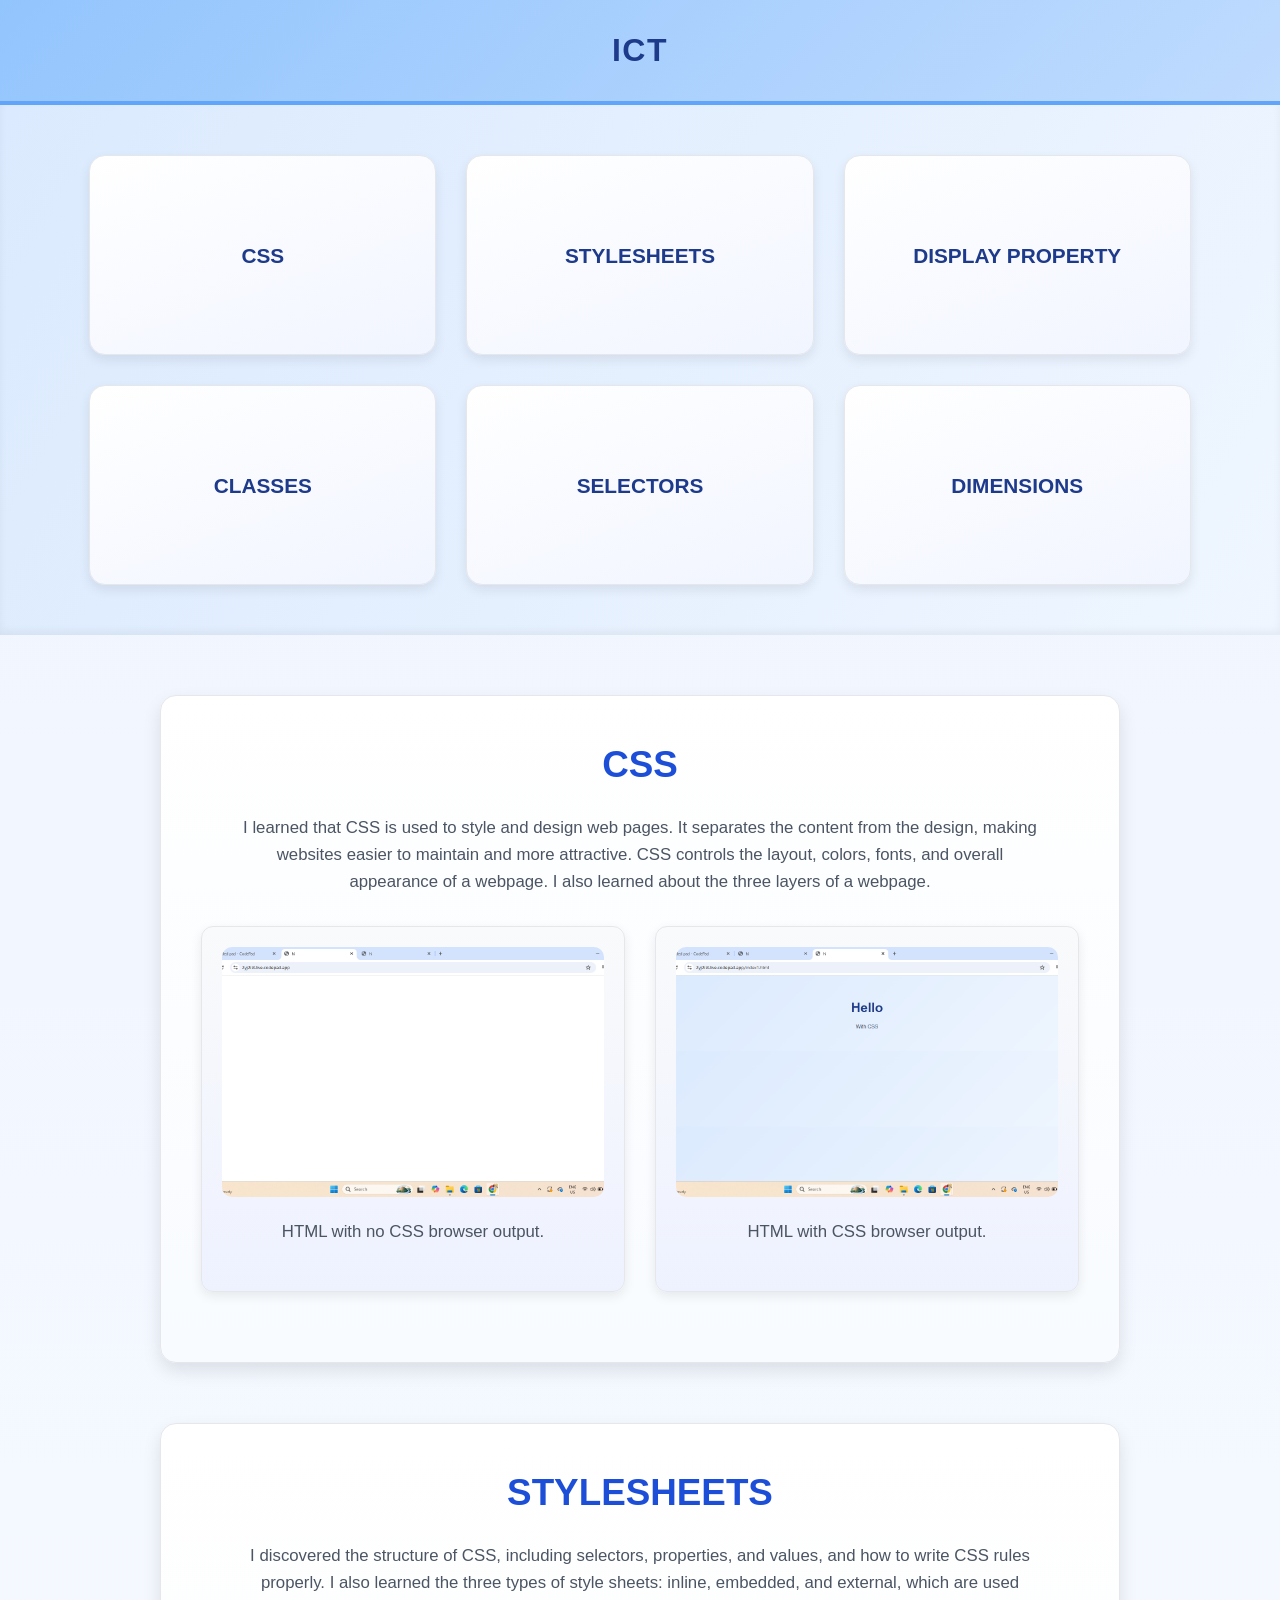
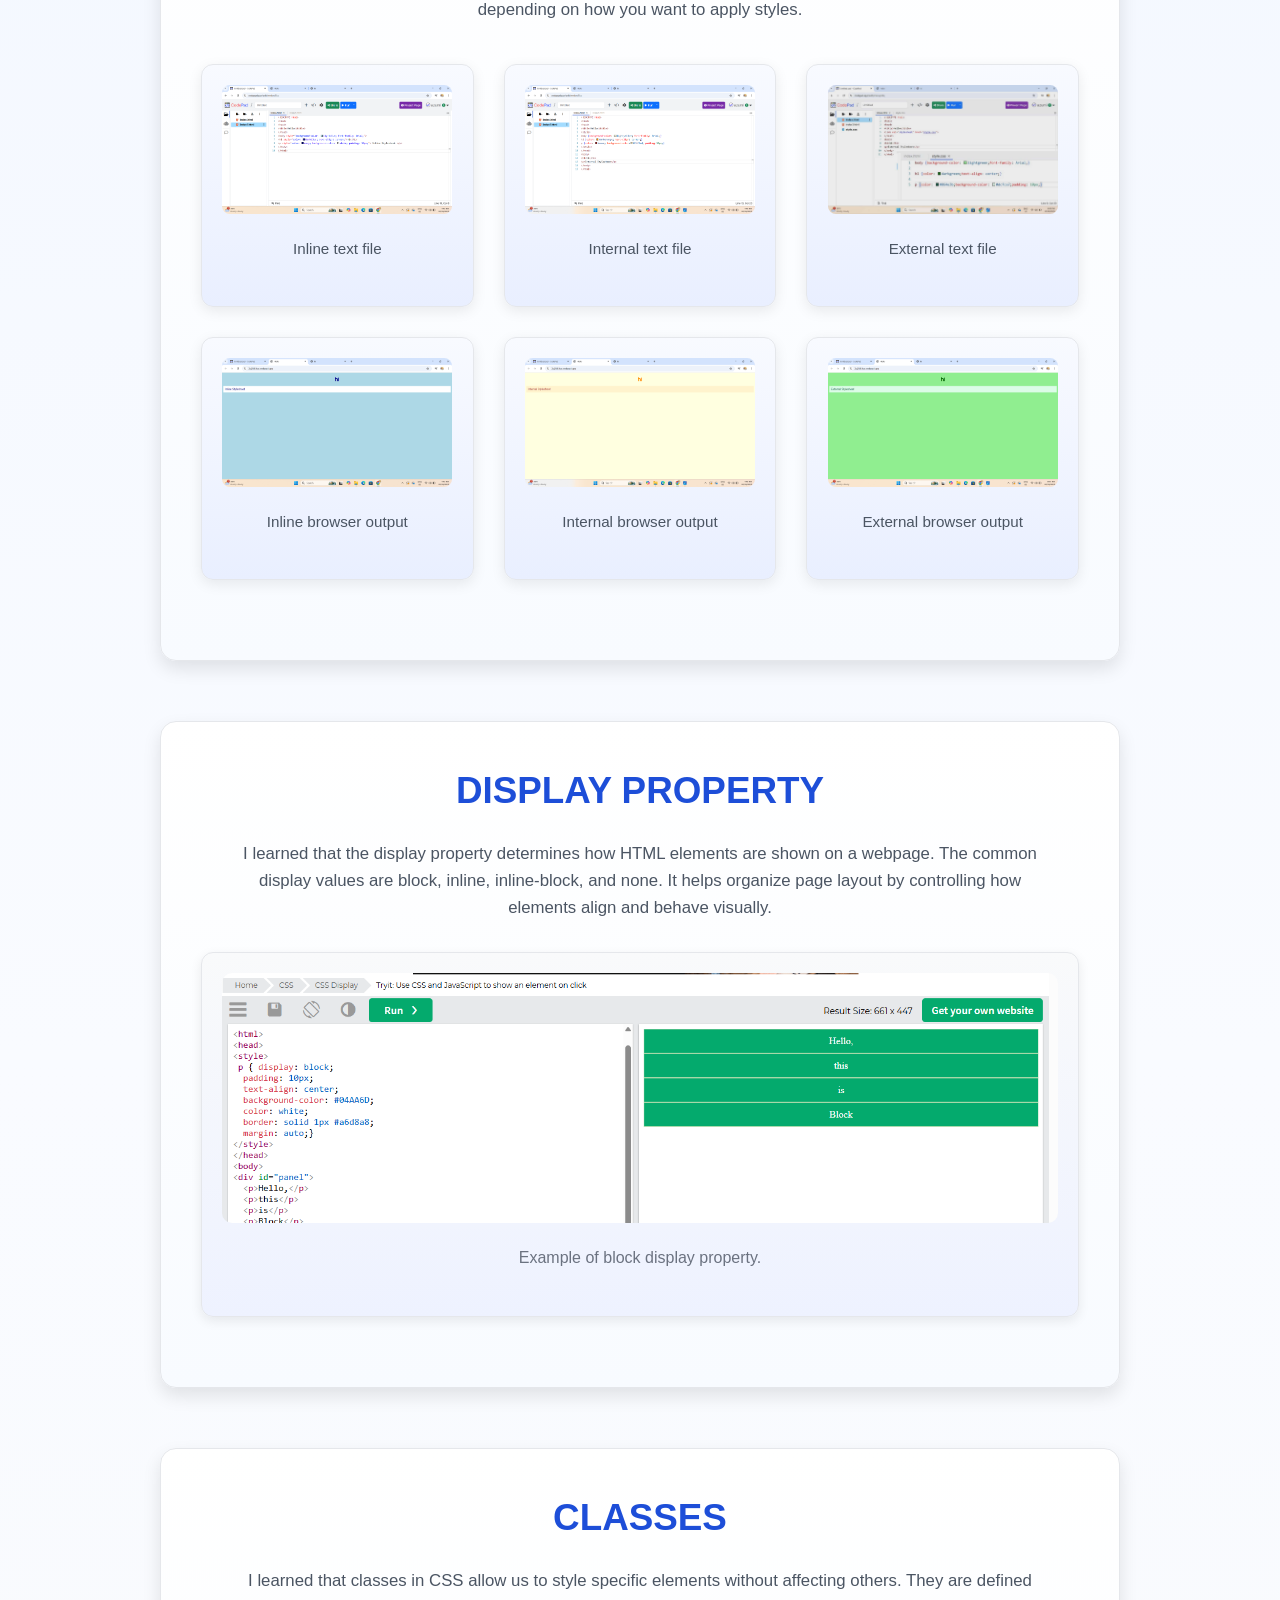
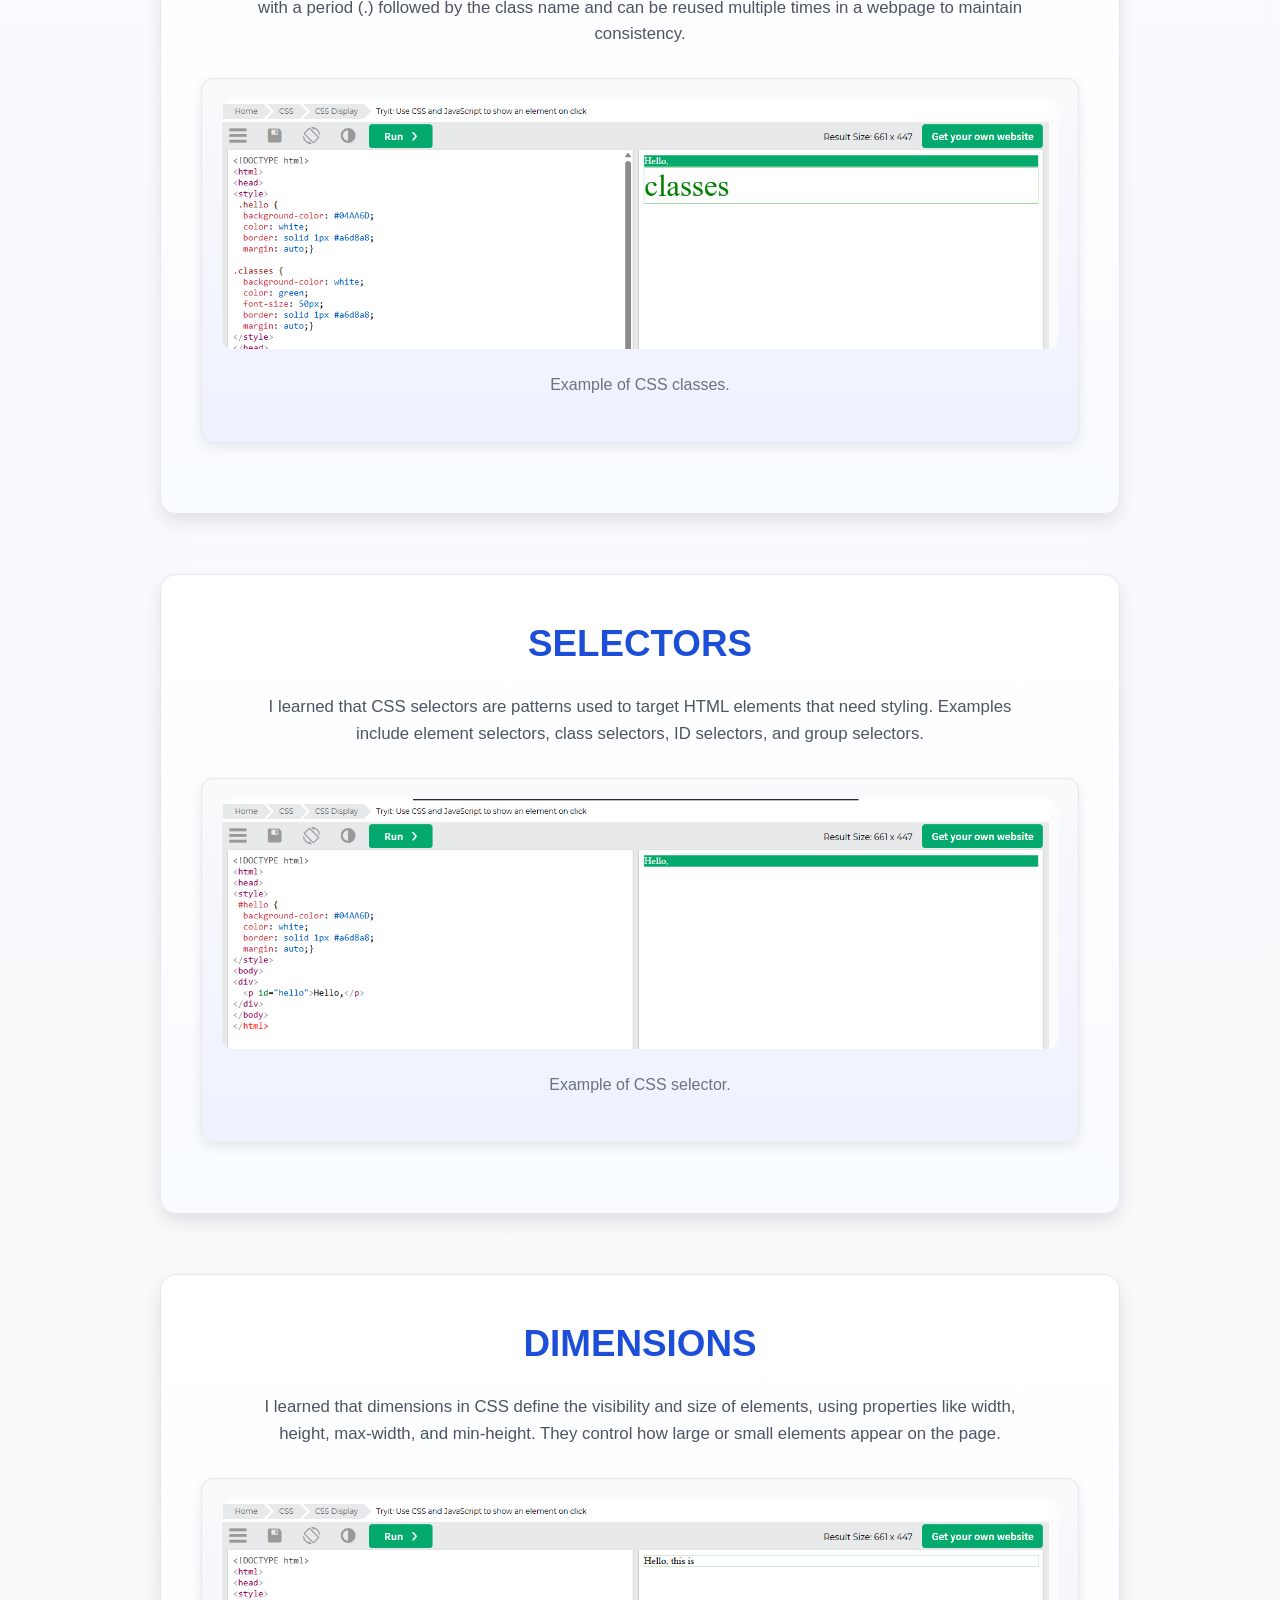
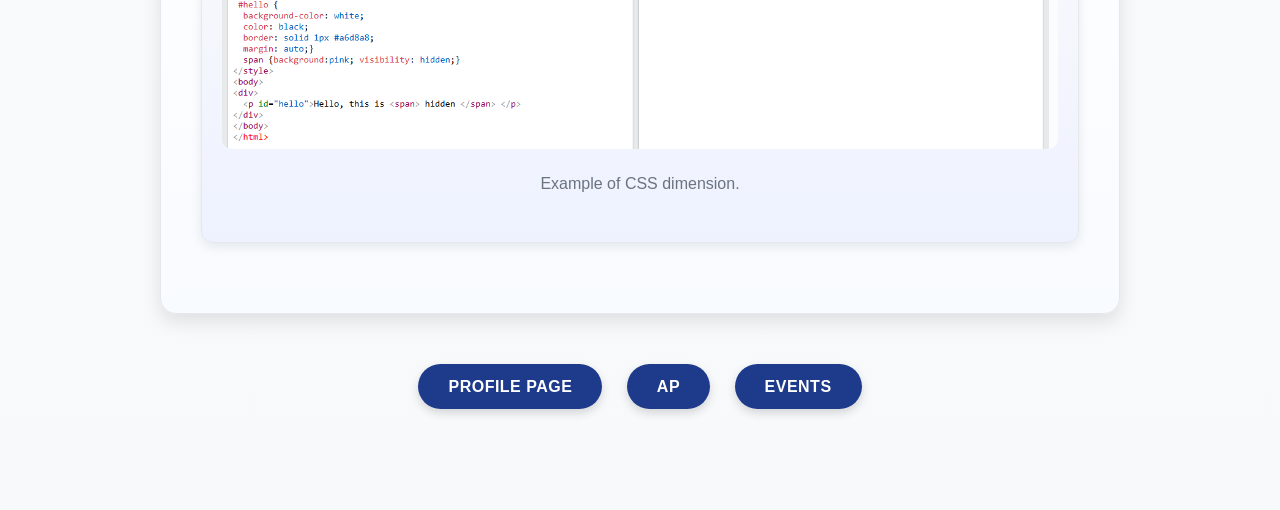
<file: tle.html>
<!DOCTYPE html>
<html lang="en">
<head>
    <meta charset="UTF-8">
    <meta name="viewport" content="width=device-width, initial-scale=1.0">
    <title>TLE</title>
    <link rel="stylesheet" href="tle.css" type="text/css">
</head>
<body>

    <!-- ===== HEADER ===== -->
    <header class="main-header">
        ICT
    </header>

    <!-- ===== NAVIGATION SCROLL BAR ===== -->
    <nav class="scroll-container1">
        <div class="box1"><a href="#css">CSS</a></div>
        <div class="box1"><a href="#stylesheets">STYLESHEETS</a></div>
        <div class="box1"><a href="#display">DISPLAY PROPERTY</a></div>
        <div class="box1"><a href="#classes">CLASSES</a></div>
        <div class="box1"><a href="#selectors">SELECTORS</a></div>
        <div class="box1"><a href="#dimensions">DIMENSIONS</a></div>
    </nav>

    <!-- ===== SECTION 1: CSS ===== -->
    <section class="container" id="css">
        <h1>CSS</h1>
        <p>
            I learned that CSS is used to style and design web pages. It separates the content from the design,
            making websites easier to maintain and more attractive. CSS controls the layout, colors, fonts, and
            overall appearance of a webpage. I also learned about the three layers of a webpage.
        </p>

        <div class="photo-pair">
            <div class="photo-item">
                <img src="no css.jpg" alt="HTML without CSS">
                <p>HTML with no CSS browser output.</p>
            </div>
            <div class="photo-item">
                <img src="with css.jpg" alt="HTML with CSS">
                <p>HTML with CSS browser output.</p>
            </div>
        </div>
    </section>

    <!-- ===== SECTION 2: STYLESHEETS ===== -->
    <section class="container" id="stylesheets">
        <h1>STYLESHEETS</h1>
        <p>
            I discovered the structure of CSS, including selectors, properties, and values, and how to write
            CSS rules properly. I also learned the three types of style sheets: inline, embedded, and external,
            which are used depending on how you want to apply styles.
        </p>

        <div class="grid-container">
            <div class="grid-item">
                <img src="in txt.jpg" alt="Inline Text File">
                <p class="item-description">Inline text file</p>
            </div>
            <div class="grid-item">
                <img src="int txt.jpg" alt="Internal Text File">
                <p class="item-description">Internal text file</p>
            </div>
            <div class="grid-item">
                <img src="ex txt.jpg" alt="External Text File">
                <p class="item-description">External text file</p>
            </div>
            <div class="grid-item">
                <img src="in browser.jpg" alt="Inline Browser Output">
                <p class="item-description">Inline browser output</p>
            </div>
            <div class="grid-item">
                <img src="int browser.jpg" alt="Internal Browser Output">
                <p class="item-description">Internal browser output</p>
            </div>
            <div class="grid-item">
                <img src="ex browser.jpg" alt="External Browser Output">
                <p class="item-description">External browser output</p>
            </div>
        </div>
    </section>

    <!-- ===== SECTION 3: DISPLAY PROPERTY ===== -->
    <section class="container" id="display">
        <h1>DISPLAY PROPERTY</h1>
        <p>
            I learned that the display property determines how HTML elements are shown on a webpage. 
            The common display values are block, inline, inline-block, and none. 
            It helps organize page layout by controlling how elements align and behave visually.
        </p>

        <div class="photo-pair">
            <div class="photo-item">
                <img src="block.jpg" alt="Block Display Example">
                <p class="desc">Example of block display property.</p>
            </div>
        </div>
    </section>

    <!-- ===== SECTION 4: CLASSES ===== -->
    <section class="container" id="classes">
        <h1>CLASSES</h1>
        <p>
            I learned that classes in CSS allow us to style specific elements without affecting others.
            They are defined with a period (.) followed by the class name and can be reused multiple times
            in a webpage to maintain consistency.
        </p>

        <div class="photo-pair">
            <div class="photo-item">
                <img src="classes.jpg" alt="CSS Classes Example">
                <p class="desc">Example of CSS classes.</p>
            </div>
        </div>
    </section>

    <!-- ===== SECTION 5: SELECTORS ===== -->
    <section class="container" id="selectors">
        <h1>SELECTORS</h1>
        <p>
            I learned that CSS selectors are patterns used to target HTML elements that need styling.
            Examples include element selectors, class selectors, ID selectors, and group selectors.
        </p>

        <div class="photo-pair">
            <div class="photo-item">
                <img src="selectors.jpg" alt="CSS Selectors Example">
                <p class="desc">Example of CSS selector.</p>
            </div>
        </div>
    </section>

    <!-- ===== SECTION 6: DIMENSIONS ===== -->
    <section class="container" id="dimensions">
        <h1>DIMENSIONS</h1>
        <p>
            I learned that dimensions in CSS define the visibility and size of elements, using properties like width, height,
            max-width, and min-height. They control how large or small elements appear on the page.
        </p>

        <div class="photo-pair">
            <div class="photo-item">
                <img src="dimensions.jpg" alt="CSS Dimensions Example">
                <p class="desc">Example of CSS dimension.</p>
            </div>
        </div>
    </section>

      <div class="buttons">
    <a href="index2.html" class="btn">PROFILE PAGE</a>
    <a href="ap2.html" class="btn">AP</a>
    <a href="events2.html" class="btn">EVENTS</a>
  </div>

</body>
</html>
</file>
<file: style.css>
:root {
    --bg: #0f172a;
    --card-bg: #1e293b;
    --accent: #38bdf8;
    --text: #f1f5f9;
}

body {
    background-color: var(--bg);
    color: var(--text);
    font-family: 'Inter', system-ui, sans-serif;
    display: flex;
    justify-content: center;
    align-items: center;
    height: 100vh;
    margin: 0;
}

.container {
    text-align: center;
    background: var(--card-bg);
    padding: 3rem;
    border-radius: 1rem;
    box-shadow: 0 20px 25px -5px rgba(0, 0, 0, 0.3);
    width: 90%;
    max-width: 600px;
}

h1 { margin-bottom: 0.5rem; font-size: 1.8rem; }
p { color: #94a3b8; margin-bottom: 2rem; }

.grid {
    display: grid;
    grid-template-columns: 1fr 1fr;
    gap: 1rem;
}

/* For the 4th Quarter which has 4 buttons */
.grid.four-items {
    grid-template-columns: 1fr 1fr;
}

.btn {
    background: #334155;
    border: 2px solid transparent;
    color: white;
    padding: 1.5rem;
    border-radius: 0.5rem;
    font-size: 1rem;
    font-weight: 600;
    cursor: pointer;
    transition: all 0.2s ease;
}

.btn:hover {
    border-color: var(--accent);
    background: #475569;
    transform: translateY(-2px);
}

.btn-back {
    margin-top: 2rem;
    background: transparent;
    border: none;
    color: var(--accent);
    cursor: pointer;
    text-decoration: underline;
}

.hidden { display: none; }:root {
        --bg: #0f172a;
        --card-bg: #1e293b;
        --accent: #38bdf8;
        --text: #f1f5f9;
    }
    
    body {
        background-color: var(--bg);
        color: var(--text);
        font-family: 'Inter', system-ui, sans-serif;
        display: flex;
        justify-content: center;
        align-items: center;
        height: 100vh;
        margin: 0;
    }
    
    .container {
        text-align: center;
        background: var(--card-bg);
        padding: 3rem;
        border-radius: 1rem;
        box-shadow: 0 20px 25px -5px rgba(0, 0, 0, 0.3);
        width: 90%;
        max-width: 600px;
    }
    
    h1 { margin-bottom: 0.5rem; font-size: 1.8rem; }
    p { color: #94a3b8; margin-bottom: 2rem; }
    
    .grid {
        display: grid;
        grid-template-columns: 1fr 1fr;
        gap: 1rem;
    }
    
    /* For the 4th Quarter which has 4 buttons */
    .grid.four-items {
        grid-template-columns: 1fr 1fr;
    }
    
    .btn {
        background: #334155;
        border: 2px solid transparent;
        color: white;
        padding: 1.5rem;
        border-radius: 0.5rem;
        font-size: 1rem;
        font-weight: 600;
        cursor: pointer;
        transition: all 0.2s ease;
    }
    
    .btn:hover {
        border-color: var(--accent);
        background: #475569;
        transform: translateY(-2px);
    }
    
    .btn-back {
        margin-top: 2rem;
        background: transparent;
        border: none;
        color: var(--accent);
        cursor: pointer;
        text-decoration: underline;
    }
    
    .hidden { display: none; }
</file>
<file: styleap.css>
:root {
    --bg: #0f172a;
    --card-bg: #1e293b;
    --accent: #38bdf8;
    --text: #f1f5f9;
    --sub-text: #94a3b8;
}

body {
    background-color: var(--bg);
    color: var(--text);
    font-family: 'Segoe UI', Tahoma, Geneva, Verdana, sans-serif;
    line-height: 1.6;
    margin: 0;
    padding: 20px;
}

.container {
    max-width: 1000px;
    margin: 0 auto;
}

.back-link {
    color: var(--accent);
    text-decoration: none;
    font-weight: bold;
    display: inline-block;
    margin-bottom: 20px;
    padding: 8px 15px;
    border: 1px solid var(--accent);
    border-radius: 5px;
    transition: 0.3s;
}

.back-link:hover {
    background: var(--accent);
    color: var(--bg);
}

h1 {
    text-align: center;
    color: white;
    background: linear-gradient(90deg, #1e293b, #334155);
    padding: 40px;
    border-radius: 15px;
    box-shadow: 0 4px 15px rgba(0,0,0,0.5);
}

.lesson-card {
    background: var(--card-bg);
    padding: 30px;
    border-radius: 15px;
    margin-bottom: 30px;
    border-left: 5px solid var(--accent);
}

h2 {
    color: var(--accent);
    margin-top: 0;
    text-transform: uppercase;
    letter-spacing: 1px;
}

h3 {
    color: #7dd3fc;
    border-bottom: 1px solid #334155;
    padding-bottom: 5px;
}

ul {
    padding-left: 20px;
}

li {
    margin-bottom: 10px;
}

.info-box {
    background: rgba(56, 189, 248, 0.1);
    border: 1px solid var(--accent);
    padding: 15px;
    border-radius: 8px;
    margin: 15px 0;
    color: #e0f2fe;
}

.section {
    margin-bottom: 20px;
}

#nav-area {
    min-height: 50px; /* Keeps space for the button */
    margin-bottom: 10px;
}

.nav-btn {
    /* Styles for the dynamic button */
    color: var(--accent);
    background: transparent;
    border: 1px solid var(--accent);
    padding: 8px 15px;
    border-radius: 5px;
    cursor: pointer;
    font-weight: bold;
}

.nav-btn:hover {
    background: var(--accent);
    color: var(--bg);
}
</file>
<file: ap.css>
/* 🌟 ===== HEADER ===== */
.main-header {
    background: linear-gradient(135deg, #93c5fd, #dbeafe, #eff6ff);
    text-align: center;
    padding: 30px 20px;
    font-family: 'Poppins', sans-serif;
    color: #1e3a8a;
    font-size: 32px;
    font-weight: 700;
    letter-spacing: 1px;
    text-transform: uppercase;
    border-bottom: 4px solid #bfdbfe;
    box-shadow: 0 3px 10px rgba(0, 0, 0, 0.1);
}

/* 🌈 ===== BODY ===== */
html {
    scroll-behavior: smooth;
}

body {
    font-family: 'Poppins', sans-serif;
    margin: 0;
    background: linear-gradient(180deg, #e0f2fe, #f0f9ff, #ffffff);
    color: #333;
    line-height: 1.6;
    position: relative;
    overflow-x: hidden;
}

/* ✨ Floating background shapes */
body::before,
body::after {
    content: "";
    position: absolute;
    border-radius: 50%;
    z-index: -1;
}

body::before {
    width: 250px;
    height: 250px;
    background: rgba(147, 197, 253, 0.3);
    top: -60px;
    left: -60px;
    filter: blur(40px);
}

body::after {
    width: 300px;
    height: 300px;
    background: rgba(191, 219, 254, 0.3);
    bottom: -100px;
    right: -100px;
    filter: blur(50px);
}

/* 🧩 ===== CONTAINER ===== */
.container {
    max-width: 950px;
    margin: 50px auto;
    background-color: #ffffff;
    padding: 35px;
    border-radius: 16px;
    box-shadow: 0 6px 18px rgba(0, 0, 0, 0.1);
    border: 1px solid #e2e8f0;
    transition: transform 0.3s ease, box-shadow 0.3s ease;
}

.container:hover {
    transform: translateY(-5px);
    box-shadow: 0 10px 25px rgba(0, 0, 0, 0.15);
}

/* ✨ ===== TITLE & DIVIDERS ===== */
h1 {
    text-align: center;
    color: #1e3a8a;
    margin-bottom: 10px;
}

.section-title {
    text-align: center;
    color: #1d4ed8;
    font-weight: 600;
    font-size: 22px;
    margin: 50px 0 20px;
    position: relative;
}

.section-title::after {
    content: "";
    display: block;
    width: 60px;
    height: 4px;
    background: linear-gradient(90deg, #3b82f6, #93c5fd);
    margin: 10px auto 0;
    border-radius: 2px;
}

/* 🪄 ===== PARAGRAPHS ===== */
p {
    font-size: 16px;
    color: #334155;
    margin-bottom: 18px;
}

/* 📦 ===== BOX GRID SECTION ===== */
.scroll-container1 {
    display: flex;
    flex-wrap: wrap;
    justify-content: center;
    gap: 30px;
    padding: 50px;
    background: linear-gradient(135deg, #dbeafe, #eff6ff);
    border-radius: 20px;
    margin-top: 30px;
    box-shadow: inset 0 2px 10px rgba(0,0,0,0.05);
}

.box1 {
    flex: 1 1 28%;
    max-width: 28%;
    height: 220px;
    background: white;
    border-radius: 16px;
    box-shadow: 0 4px 12px rgba(0,0,0,0.1);
    display: flex;
    justify-content: center;
    align-items: center;
    font-size: 1.3rem;
    font-weight: 600;
    transition: transform 0.3s ease, box-shadow 0.3s ease, background 0.3s ease;
    animation: fadeIn 0.6s ease forwards;
    opacity: 0;
}

.box1 a {
    color: #1e3a8a;
    text-decoration: none;
    transition: color 0.3s ease;
}

.box1:hover {
    transform: translateY(-10px) scale(1.03);
    background: linear-gradient(135deg, #eff6ff, #dbeafe);
    box-shadow: 0 10px 22px rgba(0,0,0,0.2);
}

.box1:hover a {
    color: #1d4ed8;
}

/* 🎞️ ===== ANIMATIONS ===== */
@keyframes fadeIn {
    from { opacity: 0; transform: translateY(20px); }
    to { opacity: 1; transform: translateY(0); }
}

/* 🖼️ ===== PHOTO GALLERY ===== */
.photo-gallery {
    display: flex;
    justify-content: space-around;
    flex-wrap: wrap;
    gap: 25px;
    margin: 40px 0;
}

.photo-item {
    text-align: center;
    border: 1px solid #cbd5e1;
    padding: 15px;
    border-radius: 12px;
    background-color: #f8fafc;
    box-shadow: 0 4px 6px rgba(0, 0, 0, 0.08);
    transition: all 0.3s ease;
    animation: fadeIn 0.8s ease;
}

.photo-item:hover {
    transform: translateY(-6px);
    background: #f1f5f9;
    box-shadow: 0 10px 18px rgba(0, 0, 0, 0.15);
}

.photo-item img {
    max-width: 100%;
    height: auto;
    display: block;
    margin-bottom: 12px;
    border-radius: 8px;
    transition: transform 0.4s ease;
}

.photo-item:hover img {
    transform: scale(1.05);
}

.caption {
    font-size: 0.9em;
    color: #475569;
}

/* 💡 ===== FOOTER ===== */
footer {
    background: linear-gradient(135deg, #dbeafe, #eff6ff);
    text-align: center;
    padding: 20px;
    font-size: 14px;
    color: #1e3a8a;
    border-top: 2px solid #bfdbfe;
    margin-top: 40px;
    box-shadow: 0 -2px 10px rgba(0,0,0,0.05);
}

/* 📱 ===== RESPONSIVE DESIGN ===== */
@media (max-width: 900px) {
    .box1 {
        flex: 1 1 45%;
        max-width: 45%;
    }
}

@media (max-width: 600px) {
    .box1 {
        flex: 1 1 100%;
        max-width: 100%;
    }

    .container {
        padding: 20px;
        margin: 20px;
    }

    h1 {
        font-size: 24px;
    }

    .section-title {
        font-size: 18px;
    }
}

/* 🎨 ===== BUTTONS ===== */
.buttons {
    text-align: center;
    margin: 40px 0 60px;
}

.btn {
    background-color: #1e3a8a;
    color: white;
    text-decoration: none;
    padding: 14px 30px;
    margin: 0 10px;
    border-radius: 30px;
    font-weight: 600;
    letter-spacing: 0.5px;
    transition: all 0.3s ease;
    box-shadow: 0 4px 10px rgba(0,0,0,0.15);
}

.btn:hover {
    background-color: #3b82f6;
    transform: translateY(-3px);
    box-shadow: 0 6px 20px rgba(0,0,0,0.2);
}
</file>
<file: styles.css>
/* ========== GENERAL STYLES ========== */
body {
    margin: 0;
    font-family: 'Quicksand', sans-serif;
    background: linear-gradient(135deg, #e0f7fa, #e0f2f7, #f0f9ff);
    color: #333;
    line-height: 1.6;
  }
  
  
  /* ========== HEADER ========== */
  .header {
    background: linear-gradient(90deg, #1f2a3e, #3a4b64);
    color: white;
    text-align: center;
    padding: 30px 0 15px;
    box-shadow: 0 5px 15px rgba(0, 0, 0, 0.25);
  }
  
  .title {
    font-size: 40px;
    font-weight: bold;
    letter-spacing: 2.5px;
    margin-bottom: 15px;
  }
  
  
  /* ========== NAVIGATION ========== */
  .nav-container {
    display: flex;
    justify-content: center;
    gap: 30px;
    flex-wrap: wrap;
  }
  
  .nav-container div a {
    color: #cce7ff;
    text-decoration: none;
    font-weight: 600;
    font-size: 17px;
    padding: 8px 15px;
    border-radius: 5px;
    transition: all 0.3s ease;
  }
  
  .nav-container div a:hover {
    color: #ffffff;
    background-color: rgba(96, 165, 250, 0.2);
  }
  
  
  /* ========== MAIN CONTENT WRAPPER ========== */
  .main-content {
    max-width: 1200px;
    margin: 0 auto;
    padding: 20px;
  }
  
  
  /* ========== SECTION DIVIDER ========== */
  .divider {
    border: none;
    border-top: 1px solid #cce7ff;
    margin: 60px auto;
    width: 70%;
  }
  
  
  /* ========== ABOUT ME SECTION ========== */
  .container {
    display: flex;
    flex-wrap: wrap;
    align-items: center;
    justify-content: center;
    gap: 40px;
    padding: 60px 20px;
  }
  
  .container img {
    width: 300px;
    height: 300px;
    object-fit: cover;
    border-radius: 50%;
    border: 6px solid #ffffff;
    box-shadow: 0 10px 25px rgba(0, 0, 0, 0.15);
    transition: transform 0.3s ease;
  }
  
  .container img:hover {
    transform: scale(1.03);
  }
  
  .text {
    background-color: #ffffff;
    border-radius: 18px;
    padding: 35px 45px;
    max-width: 550px;
    box-shadow: 0 6px 20px rgba(0, 0, 0, 0.1);
  }
  
  .text h2 {
    font-size: 32px;
    color: #1a237e;
    margin-top: 0;
    margin-bottom: 15px;
  }
  
  .text p {
    font-size: 18px;
    color: #4a5568;
  }
  
  
  /* ========== BOX SECTIONS ========== */
  .box-section {
    background: linear-gradient(145deg, #ffffff, #f7f9fc);
    border-radius: 20px;
    margin: 60px auto;
    max-width: 900px;
    padding: 35px 50px;
    box-shadow: 0 8px 25px rgba(0, 0, 0, 0.1);
    transition: transform 0.3s ease, box-shadow 0.3s ease;
  }
  
  .box-section:hover {
    transform: translateY(-8px);
    box-shadow: 0 15px 35px rgba(0, 0, 0, 0.2);
  }
  
  .box-title {
    font-size: 30px;
    color: #0d47a1;
    font-weight: bold;
    border-bottom: 3px solid #64b5f6;
    padding-bottom: 12px;
    margin-bottom: 20px;
  }
  
  .box-content {
    font-size: 17px;
    line-height: 1.7;
    color: #4a5568;
  }
  
  .box-content ul {
    list-style-type: disc;
    padding-left: 25px;
  }
  
  .box-content li {
    margin-bottom: 8px;
  }
  
  
  /* ========== VISUALS SECTION ========== */
  .visuals-section {
    max-width: 1000px;
    margin: 60px auto;
    padding: 20px;
    background-color: #f8fbfd;
    border-radius: 20px;
    box-shadow: 0 8px 25px rgba(0, 0, 0, 0.1);
    text-align: center;
  }
  
  .image-grid {
    display: grid;
    grid-template-columns: repeat(auto-fit, minmax(200px, 1fr));
    gap: 20px;
    margin-bottom: 60px;
    justify-items: center;
  }
  
  .grid-item {
    background: white;
    border-radius: 15px;
    box-shadow: 0 5px 15px rgba(0, 0, 0, 0.1);
    overflow: hidden;
    transition: transform 0.3s ease, box-shadow 0.3s ease;
    width: 100%;
    max-width: 250px;
  }
  
  .grid-item img {
    width: 100%;
    height: 180px;
    object-fit: cover;
    display: block;
    border-radius: 15px;
  }
  
  .grid-item:hover {
    transform: translateY(-5px);
    box-shadow: 0 10px 25px rgba(0, 0, 0, 0.2);
  }
  
  .video-section {
    margin-top: 40px;
    max-width: 800px;
    margin-left: auto;
    margin-right: auto;
  }
  
  .video-responsive {
    position: relative;
    padding-bottom: 56.25%;
    height: 0;
    overflow: hidden;
    border-radius: 15px;
    box-shadow: 0 10px 30px rgba(0, 0, 0, 0.2);
    transition: transform 0.3s ease, box-shadow 0.3s ease;
  }
  
  .video-responsive:hover {
    transform: translateY(-5px);
    box-shadow: 0 15px 40px rgba(0, 0, 0, 0.3);
  }
  
  .video-responsive iframe {
    position: absolute;
    top: 0;
    left: 0;
    width: 100%;
    height: 100%;
    border: 0;
  }
  
  
  /* ========== BUTTONS ========== */
  .buttons {
    text-align: center;
    margin: 60px 0 80px;
  }
  
  .btn {
    background-color: #1976d2;
    color: white;
    text-decoration: none;
    padding: 16px 35px;
    margin: 0 15px;
    border-radius: 35px;
    font-weight: 700;
    font-size: 18px;
    letter-spacing: 0.8px;
    transition: all 0.3s ease;
    box-shadow: 0 6px 15px rgba(0, 0, 0, 0.18);
  }
  
  .btn:hover {
    background-color: #42a5f5;
    transform: translateY(-5px);
    box-shadow: 0 8px 25px rgba(0, 0, 0, 0.25);
  }
  
  
  /* ========== FOOTER ========== */
  .footer {
    background: #1f2a3e;
    color: #e0e0e0;
    text-align: center;
    padding: 25px 0;
    font-size: 15px;
    border-top: 1px solid #3a4b64;
  }
  
  
  /* ========== RESPONSIVE DESIGN ========== */
  @media (max-width: 768px) {
    .header .title {
      font-size: 32px;
    }
  
    .nav-container {
      flex-direction: column;
      gap: 10px;
      margin-top: 10px;
    }
  
    .nav-container div a {
      padding: 10px;
    }
  
    .container {
      flex-direction: column;
      gap: 30px;
      padding: 40px 15px;
    }
  
    .container img {
      width: 250px;
      height: 250px;
    }
  
    .text,
    .box-section {
      padding: 25px 30px;
      max-width: 95%;
    }
  
    .text h2 {
      font-size: 28px;
    }
  
    .box-title {
      font-size: 24px;
    }
  
    .scroll-container .box {
      width: 120px !important;
      height: 120px !important;
    }
  
    .buttons {
      flex-direction: column;
      gap: 15px;
    }
  
    .btn {
      width: 80%;
      margin: 10px auto;
      padding: 12px 25px;
    }
  }
  
  @media (max-width: 480px) {
    .header .title {
      font-size: 28px;
      letter-spacing: 1.5px;
    }
  
    .container img {
      width: 200px;
      height: 200px;
    }
  
    .text h2 {
      font-size: 24px;
    }
  
    .text p,
    .box-content p,
    .box-content li {
      font-size: 16px;
    }
  
    .box-title {
      font-size: 22px;
    }
  }
</file>
<file: styleict.css>
/* --- Root Variables for Easy Customization --- */
:root {
    --bg: #0f172a;           /* Deep Blue-Black Background */
    --card-bg: #1e293b;      /* Slate Blue Card Background */
    --inner-bg: #334155;     /* Lighter Slate for Nested Content */
    --accent: #38bdf8;       /* Electric Blue for Highlights */
    --text: #f1f5f9;         /* Off-White for Primary Text */
    --text-muted: #94a3b8;   /* Gray for Subtitles and Muted Info */
    --border: #475569;       /* Subtle Border Color */
    --code-bg: #000000;      /* Pure Black for Code Blocks */
}

/* --- Global Styles --- */
body {
    background-color: var(--bg);
    color: var(--text);
    font-family: 'Inter', system-ui, -apple-system, sans-serif;
    line-height: 1.6;
    margin: 0;
    padding: 2rem 0;
    display: flex;
    justify-content: center;
    min-height: 100vh;
}

.container {
    width: 90%;
    max-width: 900px;
    background: var(--card-bg);
    padding: 2.5rem;
    border-radius: 1.2rem;
    box-shadow: 0 25px 50px -12px rgba(0, 0, 0, 0.5);
}

/* --- Typography --- */
h1 {
    font-size: 2.5rem;
    margin-bottom: 0.5rem;
    background: linear-gradient(to right, var(--accent), #818cf8);
    -webkit-background-clip: text;
    -webkit-text-fill-color: transparent;
}

#lesson-subtitle {
    color: var(--text-muted);
    margin-bottom: 2.5rem;
    font-size: 1.1rem;
}

h2 {
    color: var(--text);
    font-size: 1.4rem;
    margin: 0;
}

h3 {
    color: var(--accent);
    margin-top: 1.8rem;
    font-size: 1.2rem;
    border-left: 4px solid var(--accent);
    padding-left: 12px;
}

/* --- Navigation & Buttons --- */
.btn-back {
    display: inline-block;
    margin-bottom: 1.5rem;
    color: var(--accent);
    text-decoration: none;
    font-weight: 500;
    transition: transform 0.2s ease;
}

.btn-back:hover {
    transform: translateX(-5px);
    text-decoration: underline;
}

/* --- Lesson Card & Accordion Mechanism --- */
.lesson-card {
    background: var(--inner-bg);
    padding: 1.5rem 2rem;
    border-radius: 0.8rem;
    margin-bottom: 1.5rem;
    border: 2px solid transparent;
    transition: all 0.4s cubic-bezier(0.4, 0, 0.2, 1);
    cursor: pointer;
    position: relative;
}

.lesson-card:hover {
    border-color: rgba(56, 189, 248, 0.4);
    transform: translateY(-2px);
}

.lesson-card.expanded {
    border-color: var(--accent);
    background: #1e293b; /* Slightly darker when open */
    cursor: default;
}

/* --- Content Styling Inside Cards --- */
.content-body {
    margin-top: 1.5rem;
    color: #cbd5e1;
    font-size: 1rem;
}

ul {
    padding-left: 1.5rem;
}

li {
    margin-bottom: 0.6rem;
}

/* --- Tables (For Events and Objects) --- */
.data-table {
    width: 100%;
    border-collapse: collapse;
    margin: 1.5rem 0;
    font-size: 0.95rem;
    background: rgba(15, 23, 42, 0.5);
    border-radius: 8px;
    overflow: hidden;
}

.data-table th, .data-table td {
    padding: 12px 15px;
    border: 1px solid var(--border);
}

.data-table th {
    background-color: rgba(56, 189, 248, 0.1);
    color: var(--accent);
    text-transform: uppercase;
    letter-spacing: 0.05rem;
}

.data-table tr:hover {
    background-color: rgba(255, 255, 255, 0.03);
}

/* --- Code and Guidelines --- */
pre {
    background: var(--code-bg);
    padding: 1.2rem;
    border-radius: 0.6rem;
    overflow-x: auto;
    border: 1px solid var(--border);
    margin: 1.5rem 0;
}

code {
    font-family: 'Fira Code', 'Courier New', monospace;
    color: #fbbf24; /* Amber color for code text */
}

.guideline-box {
    background: rgba(251, 191, 36, 0.1);
    border-left: 4px solid #fbbf24;
    padding: 1rem 1.5rem;
    margin: 1.5rem 0;
    border-radius: 0 8px 8px 0;
}

/* --- Images --- */
.image-wrapper {
    width: 100%;
    margin: 1.5rem 0;
    border-radius: 10px;
    overflow: hidden;
    border: 1px solid var(--border);
}

.big-lesson-img {
    width: 100%;
    height: auto;
    display: block;
    object-fit: contain;
}

/* --- Responsive Design --- */
@media (max-width: 600px) {
    .container {
        padding: 1.5rem;
    }
    
    h1 {
        font-size: 1.8rem;
    }
    
    .lesson-card {
        padding: 1rem 1.2rem;
    }
}
</file>
<file: tle.css>
* {
    margin: 0;
    padding: 0;
    box-sizing: border-box;
    scroll-behavior: smooth;
  }
  
  /* ===== BODY ===== */
  body {
    font-family: 'Segoe UI', Tahoma, Geneva, Verdana, sans-serif;
    background: linear-gradient(180deg, #eef4ff, #f9fbff, #f8f9fa);
    color: #343a40;
    line-height: 1.6;
    padding-bottom: 50px;
  }
  
  /* ===== HEADER ===== */
  .main-header {
    background: linear-gradient(135deg, #93c5fd, #bfdbfe);
    text-align: center;
    padding: 25px;
    font-family: 'Poppins', sans-serif;
    color: #1e3a8a;
    font-size: 32px;
    font-weight: 700;
    letter-spacing: 1.5px;
    text-transform: uppercase;
    box-shadow: 0 3px 10px rgba(0, 0, 0, 0.15);
    border-bottom: 4px solid #60a5fa;
  }
  
  /* ===== NAVIGATION SCROLL BAR ===== */
  .scroll-container1 {
    display: flex;
    flex-wrap: wrap;
    justify-content: center;
    gap: 30px;
    padding: 50px 20px;
    background: linear-gradient(120deg, #dbeafe, #eff6ff);
    box-shadow: inset 0 -4px 8px rgba(0, 0, 0, 0.05);
  }
  
  .box1 {
    flex: 1 1 28%;
    max-width: 28%;
    height: 200px;
    background: linear-gradient(160deg, #ffffff, #f1f5ff);
    border-radius: 16px;
    border: 1px solid #e5e7eb;
    box-shadow: 0 5px 12px rgba(0, 0, 0, 0.08);
    display: flex;
    justify-content: center;
    align-items: center;
    font-size: 1.3rem;
    font-weight: 600;
    color: #1e3a8a;
    text-align: center;
    transition: all 0.4s ease;
    position: relative;
    overflow: hidden;
  }
  
  /* Hover animation */
  .box1::before {
    content: "";
    position: absolute;
    top: 0; left: -100%;
    width: 100%; height: 100%;
    background: linear-gradient(120deg, rgba(147, 197, 253, 0.3), rgba(219, 234, 254, 0.4));
    transition: left 0.4s ease;
  }
  
  .box1:hover::before {
    left: 0;
  }
  
  .box1:hover {
    transform: translateY(-8px);
    box-shadow: 0 10px 25px rgba(0, 0, 0, 0.15);
  }
  
  .box1 a {
    color: #1e3a8a;
    text-decoration: none;
    z-index: 2;
    position: relative;
    transition: color 0.3s ease;
  }
  
  .box1 a:hover {
    color: #0a58ca;
  }
  
  /* ===== SECTION CONTAINER ===== */
  .container {
    max-width: 960px;
    margin: 60px auto;
    background: linear-gradient(180deg, #ffffff, #f8fbff);
    padding: 40px;
    border-radius: 16px;
    box-shadow: 0 8px 18px rgba(0, 0, 0, 0.1);
    text-align: center;
    border: 1px solid #e5e7eb;
    transition: transform 0.3s ease, box-shadow 0.3s ease;
  }
  
  .container:hover {
    transform: translateY(-4px);
    box-shadow: 0 10px 25px rgba(0, 0, 0, 0.15);
  }
  
  h1 {
    color: #1d4ed8;
    margin-bottom: 20px;
    font-size: 2.3em;
    font-weight: 700;
  }
  
  p {
    margin: 0 auto 25px auto;
    max-width: 800px;
    color: #4b5563;
    font-size: 1.05em;
  }
  
  /* ===== PHOTO PAIR SECTION ===== */
  .photo-pair {
    display: flex;
    justify-content: center;
    gap: 30px;
    margin: 30px 0;
    flex-wrap: wrap;
  }
  
  .photo-item {
    flex: 1 1 45%;
    background: linear-gradient(180deg, #f9fafb, #eef2ff);
    border: 1px solid #e5e7eb;
    border-radius: 12px;
    box-shadow: 0 4px 12px rgba(0, 0, 0, 0.08);
    padding: 20px;
    text-align: center;
    transition: all 0.3s ease;
  }
  
  .photo-item:hover {
    transform: scale(1.04);
    box-shadow: 0 10px 20px rgba(0, 0, 0, 0.15);
    background: linear-gradient(180deg, #eef4ff, #e0e7ff);
  }
  
  .photo-item img {
    width: 100%;
    height: 250px;
    border-radius: 10px;
    margin-bottom: 15px;
    object-fit: cover;
  }
  
  .desc {
    font-size: 1em;
    color: #6b7280;
  }
  
  /* ===== GRID SECTION (2 ROWS × 3 COLUMNS) ===== */
  .grid-container {
    display: grid;
    grid-template-columns: repeat(3, 1fr);
    gap: 30px;
    margin: 40px 0;
  }
  
  .grid-item {
    background: linear-gradient(180deg, #f8faff, #e9efff);
    border: 1px solid #e5e7eb;
    border-radius: 12px;
    box-shadow: 0 4px 14px rgba(0, 0, 0, 0.08);
    padding: 20px;
    text-align: center;
    transition: all 0.4s ease;
  }
  
  .grid-item:hover {
    transform: scale(1.05);
    box-shadow: 0 10px 25px rgba(0, 0, 0, 0.15);
  }
  
  .grid-item img {
    max-width: 230px;
    border-radius: 8px;
    margin-bottom: 15px;
    object-fit: cover;
    transition: transform 0.4s ease;
  }
  
  .grid-item:hover img {
    transform: scale(1.1);
  }
  
  .item-description {
    font-size: 0.95em;
    color: #4b5563;
    line-height: 1.6;
  }
  
  /* ===== RESPONSIVE DESIGN ===== */
  @media (max-width: 768px) {
    .box1 {
      flex: 1 1 45%;
      max-width: 45%;
      height: 180px;
    }
  
    .grid-container {
      grid-template-columns: repeat(2, 1fr);
    }
  
    .photo-item {
      flex: 1 1 100%;
    }
  
    h1 {
      font-size: 2em;
    }
  }
  
  @media (max-width: 480px) {
    .box1 {
      flex: 1 1 100%;
      max-width: 100%;
      height: 160px;
    }
  
    .grid-container {
      grid-template-columns: 1fr;
    }
  
    h1 {
      font-size: 1.7em;
    }
  
    p {
      font-size: 0.95em;
    }
  }
  /* Buttons */
.buttons {
    text-align: center;
    margin: 40px 0 60px;
  }
  
  .btn {
    background-color: #1e3a8a;
    color: white;
    text-decoration: none;
    padding: 14px 30px;
    margin: 0 10px;
    border-radius: 30px;
    font-weight: 600;
    letter-spacing: 0.5px;
    transition: all 0.3s ease;
    box-shadow: 0 4px 10px rgba(0,0,0,0.15);
  }
  
  .btn:hover {
    background-color: #3b82f6;
    transform: translateY(-3px);
    box-shadow: 0 6px 20px rgba(0,0,0,0.2);
  }
</file>
